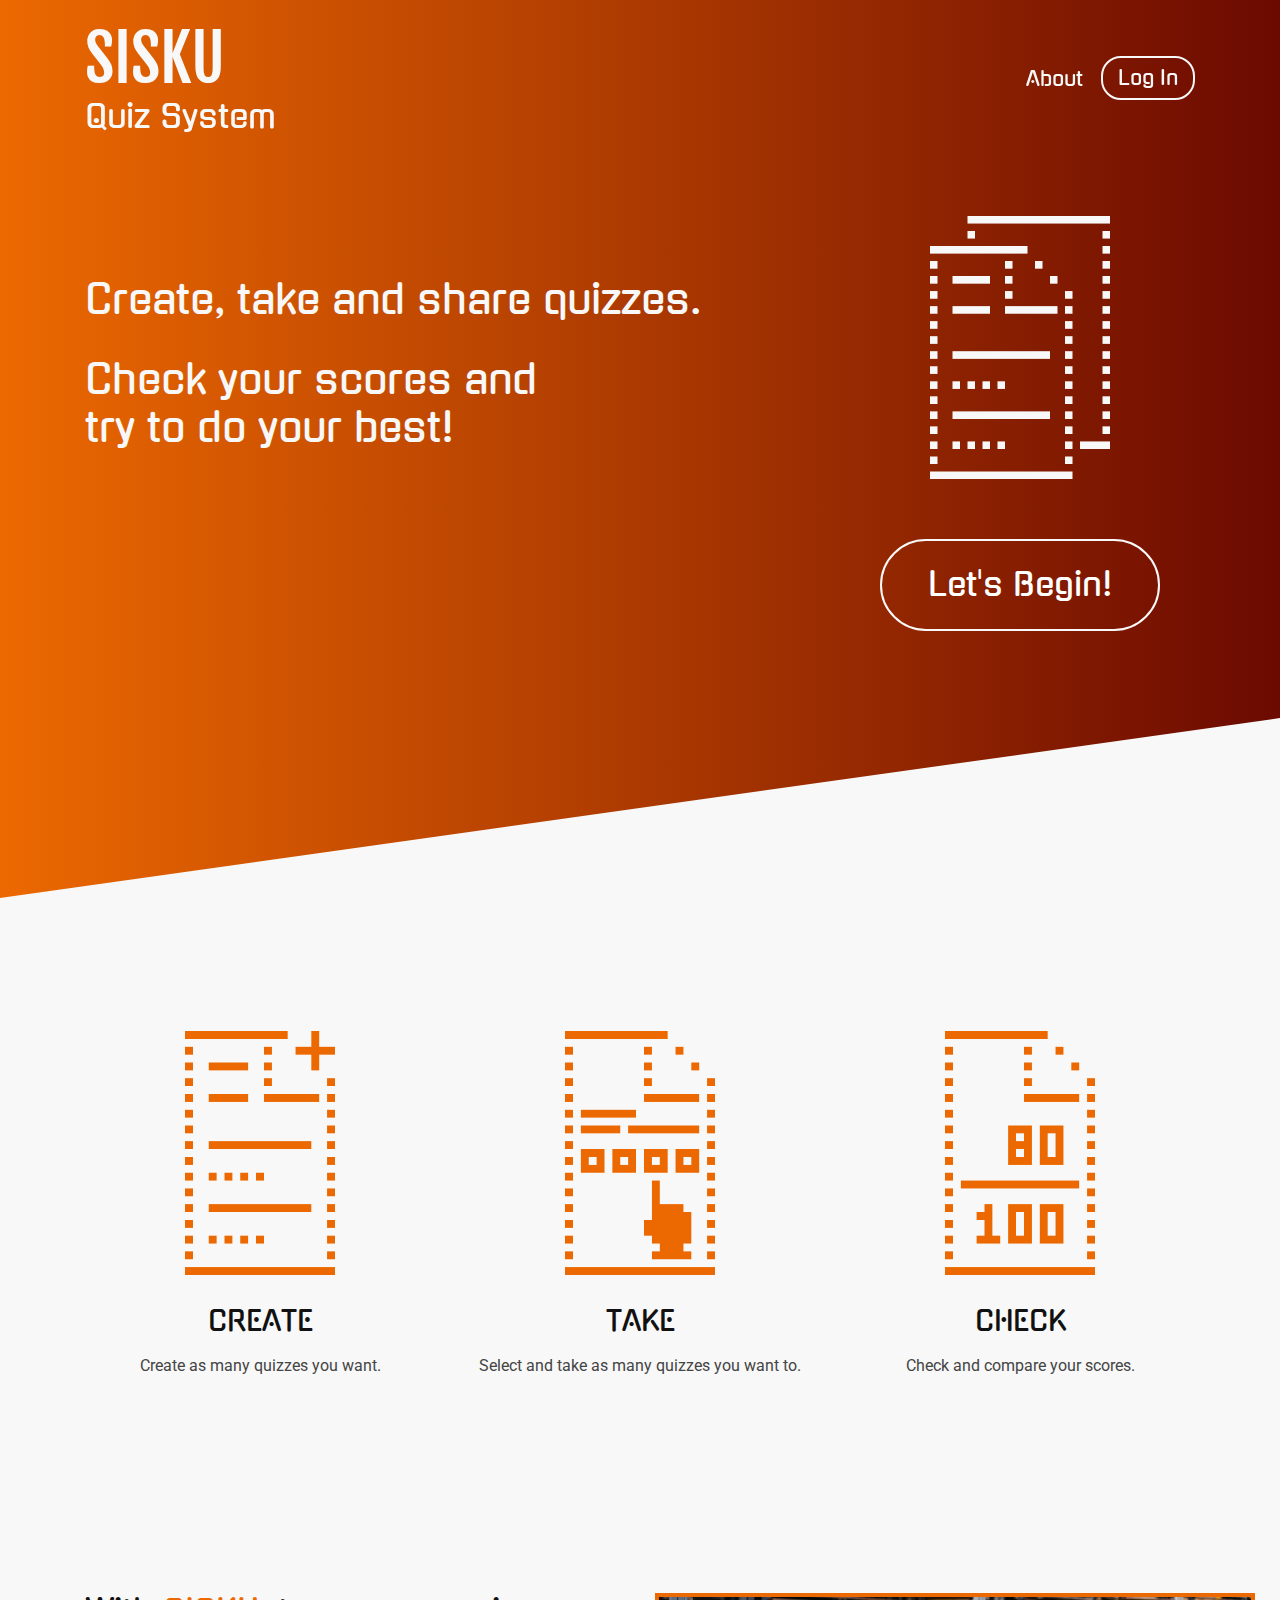
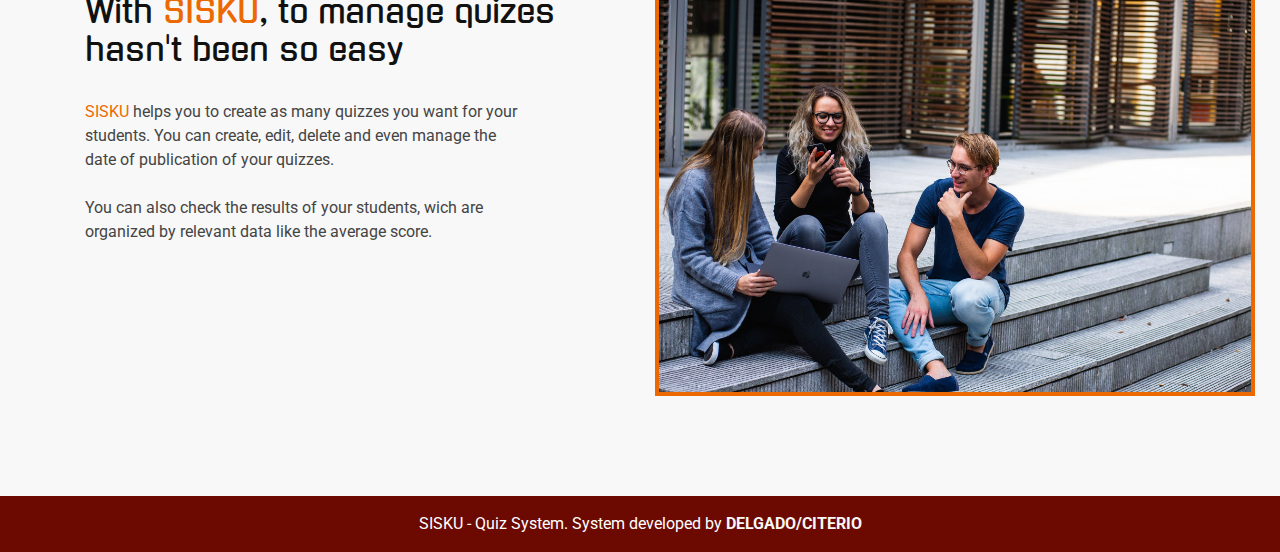
<file: index.html>
<!DOCTYPE html>
<html>

<head>
	<meta charset="utf-8">
	<meta name="viewport" content="width=device-width, initial-scale=1, shrink-to-fit=no">
	<meta http-equiv="X-UA-Compatible" content="IE=edge">
	<meta name="description" content="Questionaire System">
	<meta name="author" content="DELGADO/CITERIO">
	<title>SISKU - Quiz System</title>
    <link href="vendor/bootstrap/css/bootstrap.min.css" rel="stylesheet">
    <link href="css/scrolling-nav.css" rel="stylesheet">
    <link href="css/styles.css" rel="stylesheet">
    <link rel="stylesheet" href="https://use.fontawesome.com/releases/v5.6.3/css/all.css" integrity="sha384-UHRtZLI+pbxtHCWp1t77Bi1L4ZtiqrqD80Kn4Z8NTSRyMA2Fd33n5dQ8lWUE00s/" crossorigin="anonymous">
    <link href="https://fonts.googleapis.com/css?family=Fjalla+One" rel="stylesheet">
    <link href="https://fonts.googleapis.com/css?family=Gugi" rel="stylesheet">
    <link href="https://fonts.googleapis.com/css?family=Roboto" rel="stylesheet">
</head>

<body id="page-top">
	<nav class="navbar navbar-expand-lg navbar-light fixed-top" id="mainNav">
	  <div class="container">
	    <a class="navbar-brand js-scroll-trigger" href="#page-top">
	      <h1>SISKU</h1>
	      <h2>Quiz System <i class="far fa-circle"></i> <i class="far fa-circle"></i> <i class="far fa-circle"></i> <i class="far fa-check-circle"></i></h2>
	    </a>
	    <button class="navbar-toggler" type="button" data-toggle="collapse" data-target="#navbarResponsive" aria-controls="navbarResponsive" aria-expanded="false" aria-label="Toggle navigation">
	      <span class="navbar-toggler-icon"></span>
	    </button>
	    <div class="collapse navbar-collapse" id="navbarResponsive">
	      <ul class="navbar-nav ml-auto">
	        <li class="nav-item">
	          <a class="nav-link js-scroll-trigger" href="#about">About</a>
	        </li>
	        <li class="nav-item">
	          <a class="nav-link js-scroll-trigger login" href="login.html">Log In</a>
	        </li>
	      </ul>
	    </div>
	  </div>
	</nav>
	<header>
		<div class="colorBar">
		</div>
		<div class="container">
				<div class="row">
					<div class="col-12 col-lg-8 description">
						<h1>Create, take and share quizzes.</h1>
						<br>
						<h1>Check your scores and<br> try to do your best!</h1>
					</div>
					<div class="col-12 col-lg-4 image">
						<img src="./img/quiz-header.png" alt="Quiz Icon">
						<a href="login.html">Let's Begin!</a>
					</div>
				</div>
			</div>
	</header>
	<section id="about">
		<div class="container">
			<div class="row">
				<div class="col-12 col-md-4">
					<img src="./img/create.png" alt="Create Quiz">
					<h3>CREATE</h3>
					<p>Create as many quizzes you want.</p>
				</div>
				<div class="col-12 col-md-4">
					<img src="./img/take.png" alt="Take Quiz">
					<h3>TAKE</h3>
					<p>Select and take as many quizzes you want to.</p>
				</div>
				<div class="col-12 col-md-4">
					<img src="./img/check.png" alt="Check Quiz">
					<h3>CHECK</h3>
					<p>Check and compare your scores.</p>
				</div>
			</div>
		</div>
	</section>
	<section id="aboutMore">
		<div class="container">
			<div class="row">
				<div class="col-12 col-md-6">
					<h2>With <span>SISKU</span>, to manage quizes hasn't been so easy</h2>
					<p><span>SISKU</span> helps you to create as many quizzes you want for your students. You can create, edit, delete and even manage the date of publication of your quizzes.<br><br>
					You can also check the results of your students, wich are organized by relevant data like the average score.
					</p>
				</div>
				<div class="col-12 col-md-6">
					<img src="./img/students.jpeg" alt="Students">
				</div>
			</div>
		</div>
	</section>
	<footer>
      <div class="container">
        <p class="m-0 text-center text-white">SISKU - Quiz System. System developed by <a href="http://delgadociterio.com/" target="_blank">DELGADO/CITERIO</a></p>
      </div>
    </footer>
	<script
	  src="https://code.jquery.com/jquery-1.9.1.min.js"
	  integrity="sha256-wS9gmOZBqsqWxgIVgA8Y9WcQOa7PgSIX+rPA0VL2rbQ="
	  crossorigin="anonymous"></script>
	<script src="https://cdnjs.cloudflare.com/ajax/libs/popper.js/1.12.9/umd/popper.min.js" integrity="sha384-ApNbgh9B+Y1QKtv3Rn7W3mgPxhU9K/ScQsAP7hUibX39j7fakFPskvXusvfa0b4Q" crossorigin="anonymous"></script>
    <script src="vendor/jquery/jquery.min.js"></script>
    <script src="vendor/bootstrap/js/bootstrap.bundle.min.js"></script>
    <script src="vendor/jquery-easing/jquery.easing.min.js"></script>
    <script src="js/scrolling-nav.js"></script>
	<script src="./js/scroll.min.js"></script>
	<script src="js/sisku-quizzes.js"></script>
	<script src="js/sisku-users.js"></script>
	<script src="js/set-data.js"></script>
</body>

</html>
</file>
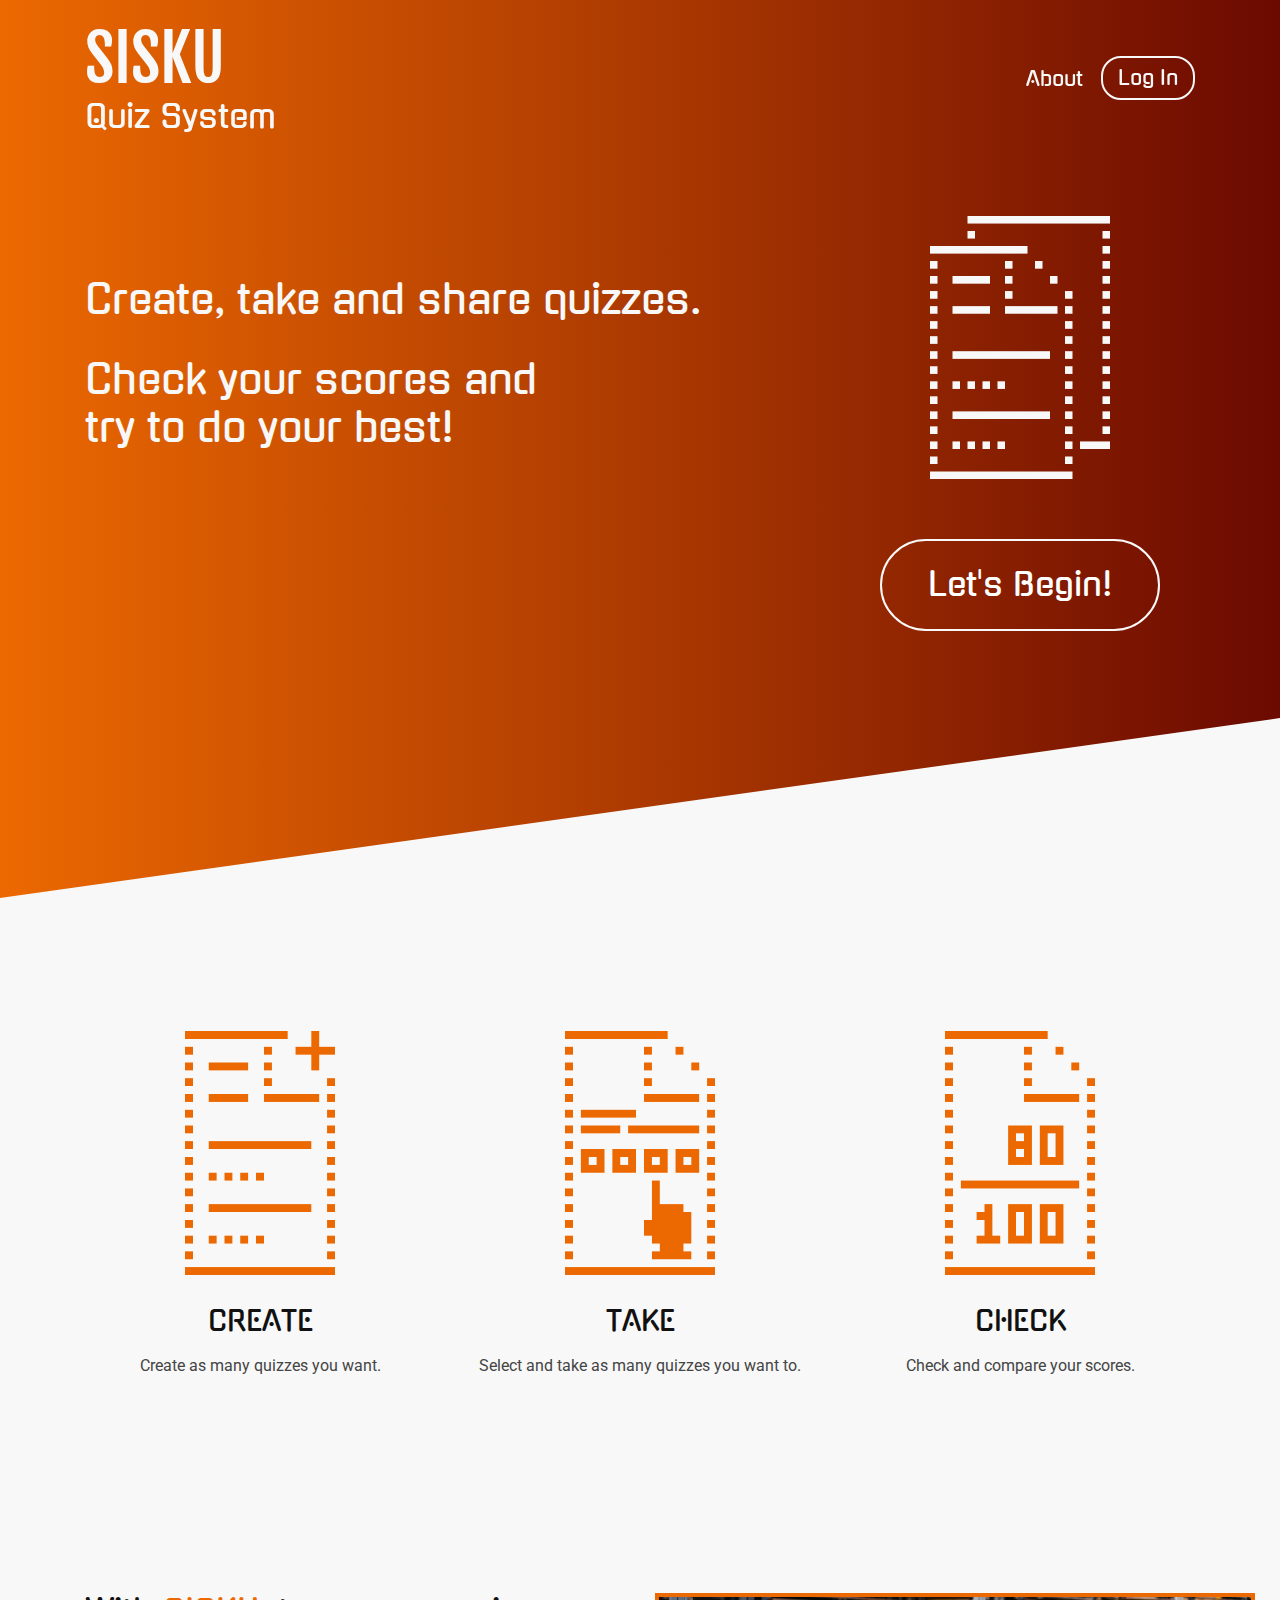
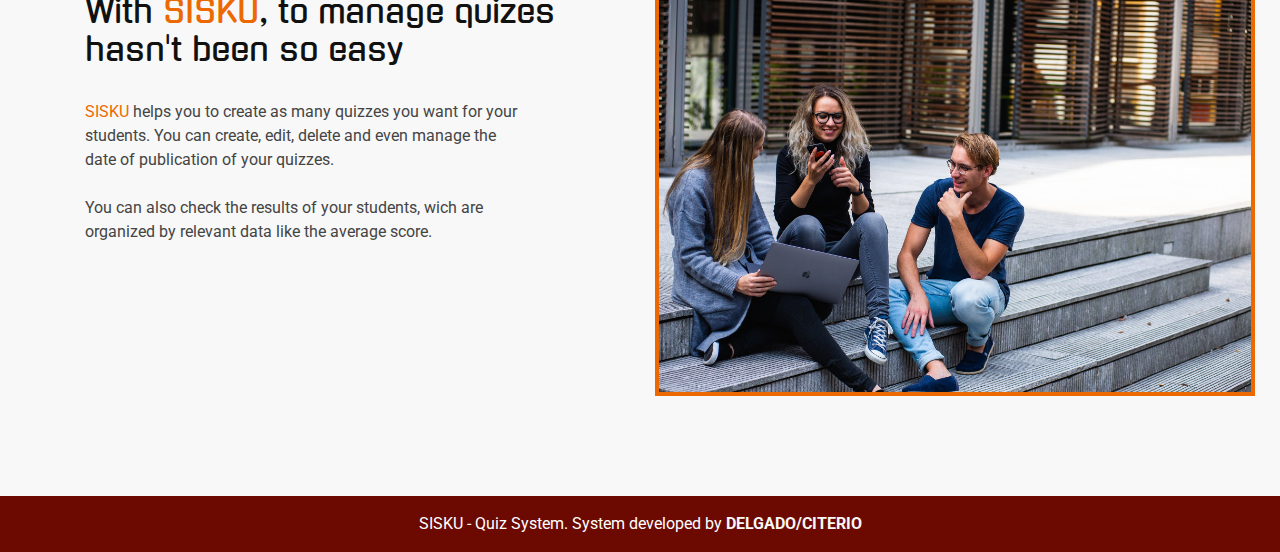
<file: create-quiz.html>
<!DOCTYPE html>
<html lang="en">

<head>
  <meta charset="utf-8">
  <meta name="viewport" content="width=device-width, initial-scale=1, shrink-to-fit=no">
  <meta http-equiv="X-UA-Compatible" content="IE=edge">
  <meta name="description" content="Questionaire System">
  <meta name="author" content="DELGADO/CITERIO">
  <title>SISKU - Quiz System</title>
  <link href="vendor/bootstrap/css/bootstrap.min.css" rel="stylesheet">
  <link href="vendor/datatables/dataTables.bootstrap4.min.css" rel="stylesheet">
  <link href="css/scrolling-nav.css" rel="stylesheet">
  <link href="css/sb-admin-2.min.css" rel="stylesheet">
  <link href="css/styles.css" rel="stylesheet">
  <link rel="stylesheet" href="https://use.fontawesome.com/releases/v5.6.3/css/all.css" integrity="sha384-UHRtZLI+pbxtHCWp1t77Bi1L4ZtiqrqD80Kn4Z8NTSRyMA2Fd33n5dQ8lWUE00s/" crossorigin="anonymous">
  <link href="https://fonts.googleapis.com/css?family=Fjalla+One" rel="stylesheet">
  <link href="https://fonts.googleapis.com/css?family=Gugi" rel="stylesheet">
  <link href="https://fonts.googleapis.com/css?family=Roboto" rel="stylesheet">
</head>

<body id="page-top">
  <div id="wrapper" class="system-base">
    <ul class="navbar-nav sidebar sidebar-dark accordion" id="accordionSidebar">
      <a class="sidebar-brand d-flex align-items-center justify-content-center" href="last-quizzes.html">
        <div class="sidebar-brand-icon">
          <img src="./img/sisku-main-icon.png" alt="SISKU - Quiz System">
        </div>
        <div class="sidebar-brand-text">SISKU</div>
      </a>
      <hr class="sidebar-divider my-0">
      <li class="nav-item">
        <a class="nav-link" href="last-quizzes.html">
          <i class="far fa-file"></i>
          <span>Last Quizzes</span>
        </a>
      </li>
      <li class="nav-item">
        <a class="nav-link" href="create-quiz.html">
          <i class="far fa-plus-square"></i>
          <span>Create a Quiz</span>
        </a>
      </li>
      <li class="nav-item">
        <a class="nav-link" href="my-quizzes.html">
          <i class="fas fa-archive"></i>
          <span>My Quizzes</span>
        </a>
      </li>
      <li class="nav-item">
        <a class="nav-link" href="my-profile.html">
          <i class="fas fa-user-circle"></i>
          <span>My Profile</span>
        </a>
      </li>
      <hr class="sidebar-divider d-none d-md-block">
      <div class="text-center d-none d-md-inline">
        <button class="rounded-circle border-0" id="sidebarToggle"></button>
      </div>
    </ul>
    <div id="content-wrapper" class="d-flex flex-column">
      <div id="content">
        <nav class="navbar navbar-expand navbar-light bg-white topbar mb-4 static-top shadow">
          <button id="sidebarToggleTop" class="btn btn-link d-md-none rounded-circle mr-3">
            <i class="fa fa-bars"></i>
          </button>
          <ul class="navbar-nav ml-auto">
            <li class="nav-item dropdown no-arrow">
              <a class="nav-link dropdown-toggle" href="#" id="userDropdown" role="button" data-toggle="dropdown" aria-haspopup="true" aria-expanded="false">
                <span id="siskuProfileName" class="profile-name mr-2 d-none d-lg-inline small"></span>
                <img id="siskuProfileImage" class="img-profile rounded-circle">
              </a>
              <div class="dropdown-menu dropdown-menu-right shadow animated--grow-in" aria-labelledby="userDropdown">
                <a class="dropdown-item" href="#">
                  <i class="fas fa-user fa-sm fa-fw mr-2 text-gray-400"></i>
                  Profile
                </a>
                <div class="dropdown-divider"></div>
                <a id="logOutSisku" class="dropdown-item" href="#" data-toggle="modal" data-target="#logoutModal">
                  <i class="fas fa-sign-out-alt fa-sm fa-fw mr-2 text-gray-400"></i>
                  Logout
                </a>
              </div>
            </li>
          </ul>
        </nav>
        <div class="container-fluid sisku-content create-edit-quiz">
          <h1 class="sectionTitle">Create a Quiz</h1>
          <div class="card shadow mb-4">
            <div class="card-body">
              <form id="siskuEditQuizForm">
                <div id="editQuizBase" class="row">
                  <div class="col-6">
                    <div class="card mb-4 card-create">
                      <div class="card-header">
                      Base Information
                      </div>
                      <div class="card-body">
                        <div class="form-group">
                          <label for="quizName">Quiz Name</label>
                          <input id="quizName" type="text" class="form-control" placeholder="Enter the name of your quiz">
                        </div>
                        <div class="form-group">
                          <label for="quizDescription">Description</label>
                          <input id="quizDescription" type="text" class="form-control" aria-describedby="emailHelp" placeholder="Enter a small description for your quiz">
                        </div>
                        <div class="form-group">
                          <label for="quizCategory">Select a Category</label>
                          <select id="quizCategory" class="form-control">
                            <option value="mathematics">Mathematics</option>
                            <option value="physics">Physics</option>
                            <option value="chemistry">Chemistry</option>
                            <option value="philosophy">Philosophy</option>
                            <option value="history">History</option>
                          </select>
                        </div>
                      </div>
                    </div>
                  </div>
                </div>
                <div class="row">
                  <div class="col-12">
                    <div class="card mb-4 card-create">
                      <div class="card-header">
                      Questions
                      </div>
                      <div class="card-body">
                        <div id="editQuizQuestions" class="container-fluid">
                        </div>
                      </div>
                    </div>
                  </div>
                </div>
                <div class="row sendButtons">
                  <div class="col-12">
                    <input id="cancelQuizChanges" class="btn btn-primary" type="submit" value="Cancel">
                    <input id="submitQuizChanges" class="btn btn-primary" type="submit" value="Save Quiz">
                    <input id="submitQuizPublish" class="btn btn-primary" type="submit">
                  </div>
                </div>
              </form>
            </div>
          </div>
        </div>
      </div>
      <footer class="sticky-footer bg-white">
        <div class="container my-auto">
          <div class="copyright text-center my-auto">
            <span>SISKU - Quiz System. System developed by <a href="http://delgadociterio.com/" target="_blank">DELGADO/CITERIO</a></span>
          </div>
        </div>
      </footer>
    </div>
  </div>
  <a class="scroll-to-top rounded" href="#page-top">
    <i class="fas fa-angle-up"></i>
  </a>
  <div class="modal fade" id="logoutModal" tabindex="-1" role="dialog" aria-labelledby="exampleModalLabel" aria-hidden="true">
    <div class="modal-dialog" role="document">
      <div class="modal-content">
        <div class="modal-header">
          <h5 class="modal-title" id="exampleModalLabel">Ready to Leave?</h5>
          <button class="close" type="button" data-dismiss="modal" aria-label="Close">
            <span aria-hidden="true">×</span>
          </button>
        </div>
        <div class="modal-body">Select "Logout" below if you are ready to end your current session.</div>
          <div class="modal-footer">
            <button class="btn btn-secondary" type="button" data-dismiss="modal">Cancel</button>
            <a class="btn btn-primary" href="login.html">Logout</a>
          </div>
        </div>
    </div>
  </div>
  <script src="vendor/jquery/jquery.min.js"></script>
  <script src="vendor/bootstrap/js/bootstrap.bundle.min.js"></script>
  <script src="vendor/jquery-easing/jquery.easing.min.js"></script>
  <script src="js/sb-admin-2.min.js"></script>
  <script src="vendor/datatables/jquery.dataTables.min.js"></script>
  <script src="vendor/datatables/dataTables.bootstrap4.min.js"></script>
  <script src="js/demo/datatables-demo.js"></script>
  <script src="js/check-user.js"></script>
  <script src="js/sisku-quizzes.js"></script>
  <script src="js/sisku-users.js"></script>
  <script src="js/set-data.js"></script>
  <script src="js/create-quiz.js"></script>
</body>

</html>
</file>
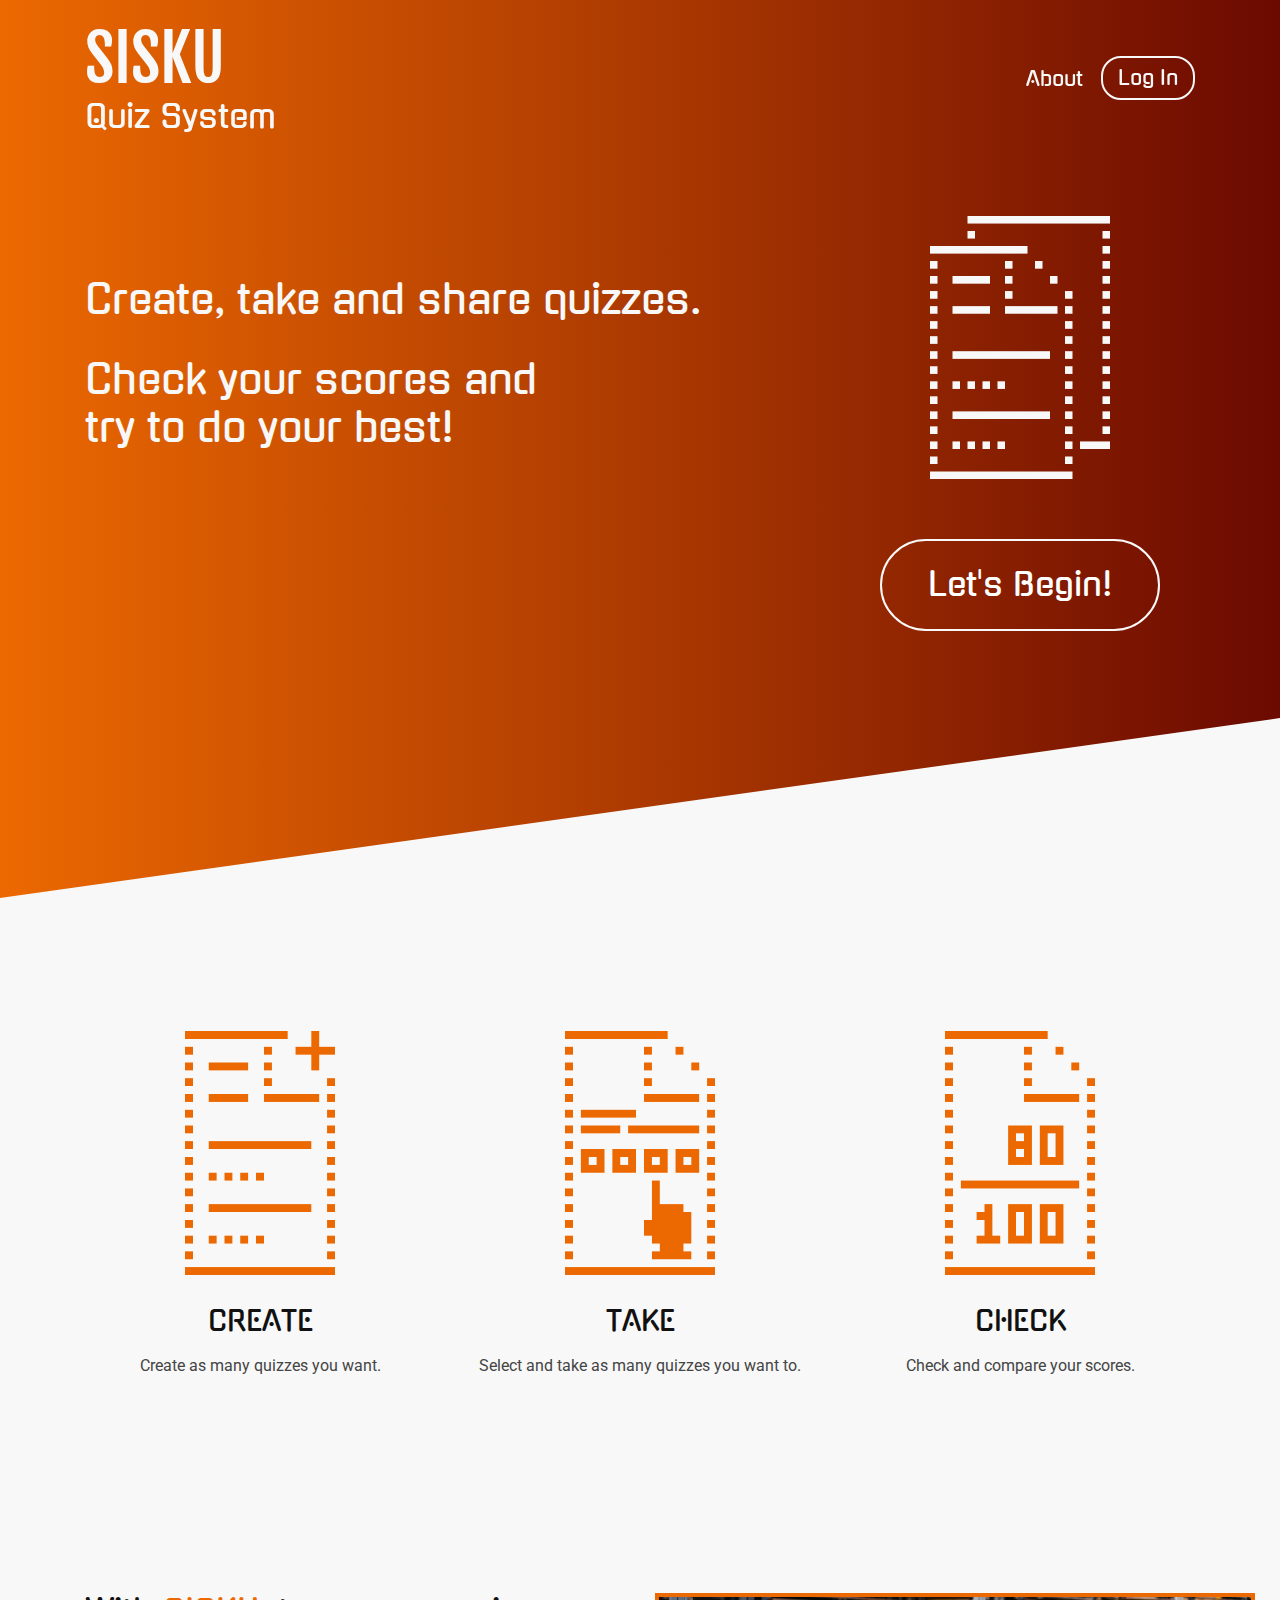
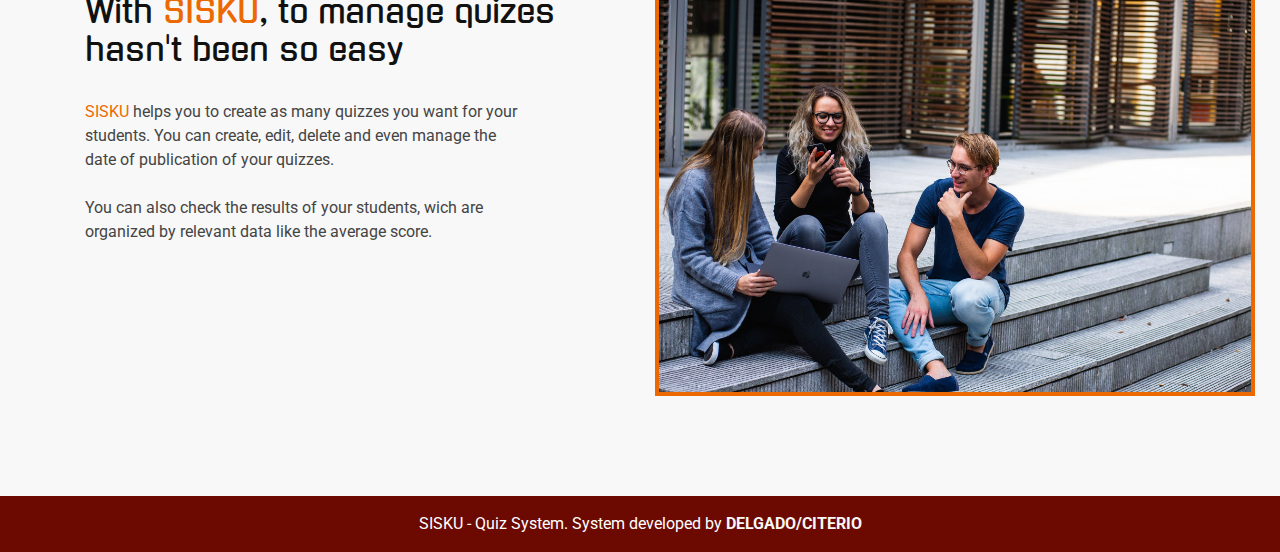
<file: edit-quiz.html>
<!DOCTYPE html>
<html lang="en">

<head>
  <meta charset="utf-8">
  <meta name="viewport" content="width=device-width, initial-scale=1, shrink-to-fit=no">
  <meta http-equiv="X-UA-Compatible" content="IE=edge">
  <meta name="description" content="Questionaire System">
  <meta name="author" content="DELGADO/CITERIO">
  <title>SISKU - Quiz System</title>
  <link href="vendor/bootstrap/css/bootstrap.min.css" rel="stylesheet">
  <link href="vendor/datatables/dataTables.bootstrap4.min.css" rel="stylesheet">
  <link href="css/scrolling-nav.css" rel="stylesheet">
  <link href="css/sb-admin-2.min.css" rel="stylesheet">
  <link href="css/styles.css" rel="stylesheet">
  <link rel="stylesheet" href="https://use.fontawesome.com/releases/v5.6.3/css/all.css" integrity="sha384-UHRtZLI+pbxtHCWp1t77Bi1L4ZtiqrqD80Kn4Z8NTSRyMA2Fd33n5dQ8lWUE00s/" crossorigin="anonymous">
  <link href="https://fonts.googleapis.com/css?family=Fjalla+One" rel="stylesheet">
  <link href="https://fonts.googleapis.com/css?family=Gugi" rel="stylesheet">
  <link href="https://fonts.googleapis.com/css?family=Roboto" rel="stylesheet">
</head>

<body id="page-top">
  <div id="wrapper" class="system-base">
    <ul class="navbar-nav sidebar sidebar-dark accordion" id="accordionSidebar">
      <a class="sidebar-brand d-flex align-items-center justify-content-center" href="last-quizzes.html">
        <div class="sidebar-brand-icon">
          <img src="./img/sisku-main-icon.png" alt="SISKU - Quiz System">
        </div>
        <div class="sidebar-brand-text">SISKU</div>
      </a>
      <hr class="sidebar-divider my-0">
      <li class="nav-item">
        <a class="nav-link" href="last-quizzes.html">
          <i class="far fa-file"></i>
          <span>Last Quizzes</span>
        </a>
      </li>
      <li class="nav-item">
        <a class="nav-link" href="create-quiz.html">
          <i class="far fa-plus-square"></i>
          <span>Create a Quiz</span>
        </a>
      </li>
      <li class="nav-item">
        <a class="nav-link" href="my-quizzes.html">
          <i class="fas fa-archive"></i>
          <span>My Quizzes</span>
        </a>
      </li>
      <li class="nav-item">
        <a class="nav-link" href="my-profile.html">
          <i class="fas fa-user-circle"></i>
          <span>My Profile</span>
        </a>
      </li>
      <hr class="sidebar-divider d-none d-md-block">
      <div class="text-center d-none d-md-inline">
        <button class="rounded-circle border-0" id="sidebarToggle"></button>
      </div>
    </ul>
    <div id="content-wrapper" class="d-flex flex-column">
      <div id="content">
        <nav class="navbar navbar-expand navbar-light bg-white topbar mb-4 static-top shadow">
          <button id="sidebarToggleTop" class="btn btn-link d-md-none rounded-circle mr-3">
            <i class="fa fa-bars"></i>
          </button>
          <ul class="navbar-nav ml-auto">
            <li class="nav-item dropdown no-arrow">
              <a class="nav-link dropdown-toggle" href="#" id="userDropdown" role="button" data-toggle="dropdown" aria-haspopup="true" aria-expanded="false">
                <span id="siskuProfileName" class="profile-name mr-2 d-none d-lg-inline small"></span>
                <img id="siskuProfileImage" class="img-profile rounded-circle">
              </a>
              <div class="dropdown-menu dropdown-menu-right shadow animated--grow-in" aria-labelledby="userDropdown">
                <a class="dropdown-item" href="#">
                  <i class="fas fa-user fa-sm fa-fw mr-2 text-gray-400"></i>
                  Profile
                </a>
                <div class="dropdown-divider"></div>
                <a id="logOutSisku" class="dropdown-item" href="#" data-toggle="modal" data-target="#logoutModal">
                  <i class="fas fa-sign-out-alt fa-sm fa-fw mr-2 text-gray-400"></i>
                  Logout
                </a>
              </div>
            </li>
          </ul>
        </nav>
        <div class="container-fluid sisku-content create-edit-quiz">
          <h1 class="sectionTitle">Edit Quiz</h1>
          <div class="card shadow mb-4">
            <div class="card-body">
              <form id="siskuEditQuizForm">
                <div id="editQuizBase" class="row">
                  <div class="col-6">
                    <div class="card mb-4 card-create">
                      <div class="card-header">
                      Base Information
                      </div>
                      <div class="card-body">
                        <div class="form-group">
                          <label for="quizName">Quiz Name</label>
                          <input id="quizName" type="text" class="form-control" placeholder="Enter the name of your quiz">
                        </div>
                        <div class="form-group">
                          <label for="quizDescription">Description</label>
                          <input id="quizDescription" type="text" class="form-control" aria-describedby="emailHelp" placeholder="Enter a small description for your quiz">
                        </div>
                        <div class="form-group">
                          <label for="quizCategory">Select a Category</label>
                          <select id="quizCategory" class="form-control">
                          </select>
                        </div>
                      </div>
                    </div>
                  </div>
                </div>
                <div class="row">
                  <div class="col-12">
                    <div class="card mb-4 card-create">
                      <div class="card-header">
                      Questions
                      </div>
                      <div class="card-body">
                        <div id="editQuizQuestions" class="container-fluid">
                        </div>
                      </div>
                    </div>
                  </div>
                </div>
                <div class="row sendButtons">
                  <div class="col-12">
                    <input id="cancelQuizChanges" class="btn btn-primary" type="submit" value="Cancel">
                    <input id="submitQuizChanges" class="btn btn-primary" type="submit" value="Save Quiz">
                    <input id="submitQuizPublish" class="btn btn-primary" type="submit">
                  </div>
                </div>
              </form>
            </div>
          </div>
        </div>
      </div>
      <footer class="sticky-footer bg-white">
        <div class="container my-auto">
          <div class="copyright text-center my-auto">
            <span>SISKU - Quiz System. System developed by <a href="http://delgadociterio.com/" target="_blank">DELGADO/CITERIO</a></span>
          </div>
        </div>
      </footer>
    </div>
  </div>
  <a class="scroll-to-top rounded" href="#page-top">
    <i class="fas fa-angle-up"></i>
  </a>
  <div class="modal fade" id="logoutModal" tabindex="-1" role="dialog" aria-labelledby="exampleModalLabel" aria-hidden="true">
    <div class="modal-dialog" role="document">
      <div class="modal-content">
        <div class="modal-header">
          <h5 class="modal-title" id="exampleModalLabel">Ready to Leave?</h5>
          <button class="close" type="button" data-dismiss="modal" aria-label="Close">
            <span aria-hidden="true">×</span>
          </button>
        </div>
        <div class="modal-body">Select "Logout" below if you are ready to end your current session.</div>
          <div class="modal-footer">
            <button class="btn btn-secondary" type="button" data-dismiss="modal">Cancel</button>
            <a class="btn btn-primary" href="login.html">Logout</a>
          </div>
        </div>
    </div>
  </div>
  <script src="vendor/jquery/jquery.min.js"></script>
  <script src="vendor/bootstrap/js/bootstrap.bundle.min.js"></script>
  <script src="vendor/jquery-easing/jquery.easing.min.js"></script>
  <script src="js/sb-admin-2.min.js"></script>
  <script src="vendor/datatables/jquery.dataTables.min.js"></script>
  <script src="vendor/datatables/dataTables.bootstrap4.min.js"></script>
  <script src="js/demo/datatables-demo.js"></script>
  <script src="js/check-user.js"></script>
  <script src="js/sisku-quizzes.js"></script>
  <script src="js/sisku-users.js"></script>
  <script src="js/set-data.js"></script>
  <script src="js/edit-quiz.js"></script>
</body>

</html>
</file>
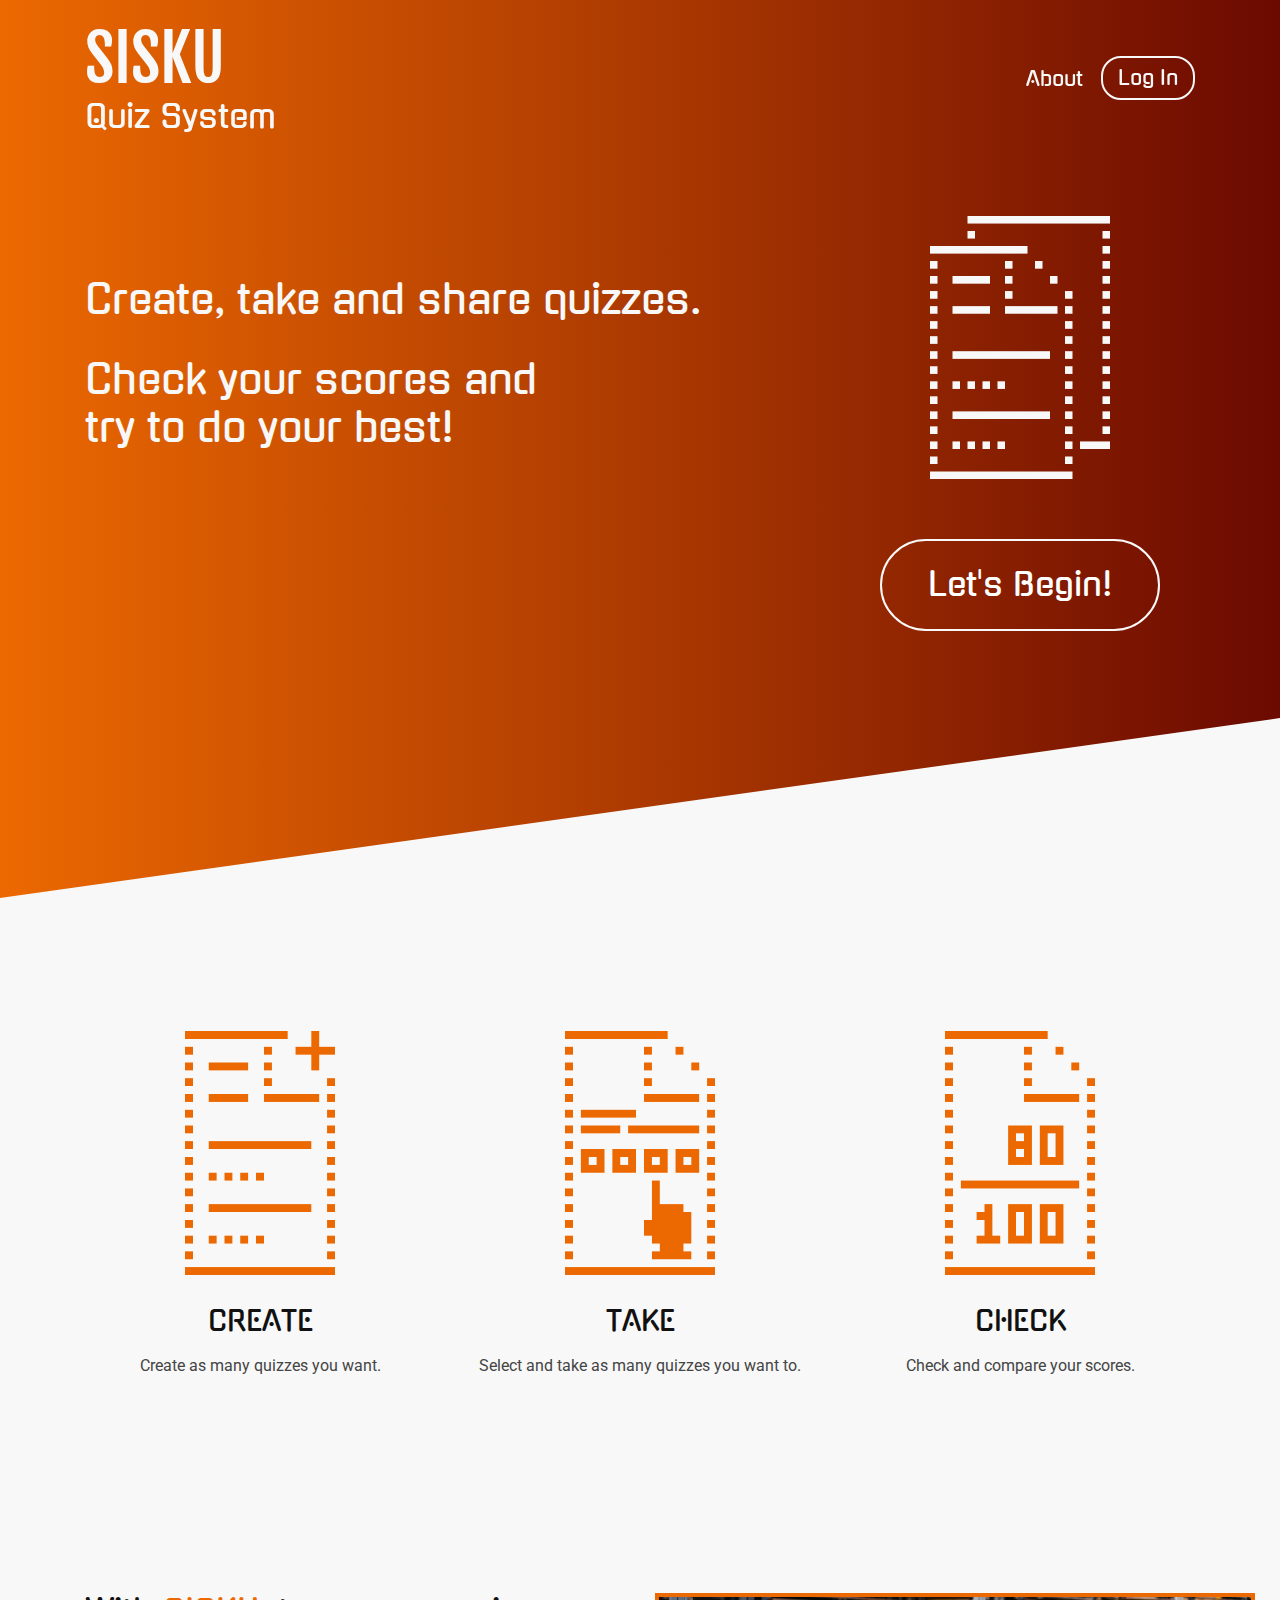
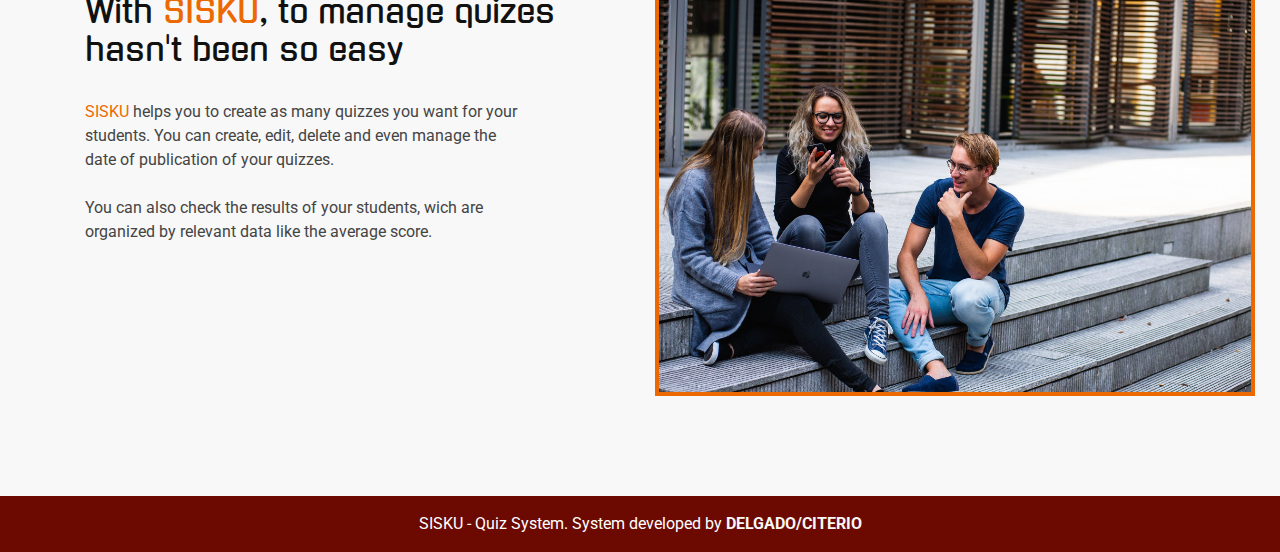
<file: end-quiz.html>
<!DOCTYPE html>
<html lang="en">

<head>
  <meta charset="utf-8">
  <meta name="viewport" content="width=device-width, initial-scale=1, shrink-to-fit=no">
  <meta http-equiv="X-UA-Compatible" content="IE=edge">
  <meta name="description" content="Questionaire System">
  <meta name="author" content="DELGADO/CITERIO">
  <title>SISKU - Quiz System</title>
  <link href="vendor/bootstrap/css/bootstrap.min.css" rel="stylesheet">
  <link href="vendor/datatables/dataTables.bootstrap4.min.css" rel="stylesheet">
  <link href="css/scrolling-nav.css" rel="stylesheet">
  <link href="css/sb-admin-2.min.css" rel="stylesheet">
  <link href="css/styles.css" rel="stylesheet">
  <link rel="stylesheet" href="https://use.fontawesome.com/releases/v5.6.3/css/all.css" integrity="sha384-UHRtZLI+pbxtHCWp1t77Bi1L4ZtiqrqD80Kn4Z8NTSRyMA2Fd33n5dQ8lWUE00s/" crossorigin="anonymous">
  <link href="https://fonts.googleapis.com/css?family=Fjalla+One" rel="stylesheet">
  <link href="https://fonts.googleapis.com/css?family=Gugi" rel="stylesheet">
  <link href="https://fonts.googleapis.com/css?family=Roboto" rel="stylesheet">
</head>

<body id="page-top">
  <div id="wrapper" class="system-base">
    <ul class="navbar-nav sidebar sidebar-dark accordion" id="accordionSidebar">
      <a class="sidebar-brand d-flex align-items-center justify-content-center" href="last-quizzes.html">
        <div class="sidebar-brand-icon">
          <img src="./img/sisku-main-icon.png" alt="SISKU - Quiz System">
        </div>
        <div class="sidebar-brand-text">SISKU</div>
      </a>
      <hr class="sidebar-divider my-0">
      <li class="nav-item">
        <a class="nav-link" href="last-quizzes.html">
          <i class="far fa-file"></i>
          <span>Last Quizzes</span>
        </a>
      </li>
      <li class="nav-item">
        <a class="nav-link" href="create-quiz.html">
          <i class="far fa-plus-square"></i>
          <span>Create a Quiz</span>
        </a>
      </li>
      <li class="nav-item">
        <a class="nav-link" href="my-quizzes.html">
          <i class="fas fa-archive"></i>
          <span>My Quizzes</span>
        </a>
      </li>
      <li class="nav-item">
        <a class="nav-link" href="my-profile.html">
          <i class="fas fa-user-circle"></i>
          <span>My Profile</span>
        </a>
      </li>
      <hr class="sidebar-divider d-none d-md-block">
      <div class="text-center d-none d-md-inline">
        <button class="rounded-circle border-0" id="sidebarToggle"></button>
      </div>
    </ul>
    <div id="content-wrapper" class="d-flex flex-column">
      <div id="content">
        <nav class="navbar navbar-expand navbar-light bg-white topbar mb-4 static-top shadow">
          <button id="sidebarToggleTop" class="btn btn-link d-md-none rounded-circle mr-3">
            <i class="fa fa-bars"></i>
          </button>
          <ul class="navbar-nav ml-auto">
            <li class="nav-item dropdown no-arrow">
              <a class="nav-link dropdown-toggle" href="#" id="userDropdown" role="button" data-toggle="dropdown" aria-haspopup="true" aria-expanded="false">
                <span id="siskuProfileName" class="profile-name mr-2 d-none d-lg-inline small"></span>
                <img id="siskuProfileImage" class="img-profile rounded-circle">
              </a>
              <div class="dropdown-menu dropdown-menu-right shadow animated--grow-in" aria-labelledby="userDropdown">
                <a class="dropdown-item" href="#">
                  <i class="fas fa-user fa-sm fa-fw mr-2 text-gray-400"></i>
                  Profile
                </a>
                <div class="dropdown-divider"></div>
                <a id="logOutSisku" class="dropdown-item" href="#" data-toggle="modal" data-target="#logoutModal">
                  <i class="fas fa-sign-out-alt fa-sm fa-fw mr-2 text-gray-400"></i>
                  Logout
                </a>
              </div>
            </li>
          </ul>
        </nav>
        <div class="container-fluid sisku-content create-edit-quiz">
          <h1 class="sectionTitle">Quiz Finished</h1>
          <div class="card shadow mb-4">
            <div class="card-body">
              <div class="container-fluid quiz-content">
                <div class="row">
                  <div class="col-6">
                    <h2 id="siskuQuizTitle" class="quiz-title"></h2>
                    <h5>By: <span id="siskuQuizAuthor"></span></h5>
                    <h5>Category: <span id="siskuQuizCategory"></span></h5>
                    <p id="siskuQuizDescription" class="description">
                    </p>
                  </div>
                  <div class="col-6">
                    <div class="card-body">
                        <ul class="profile-stats list-group">
                          <li class="list-group-item">Attempts: <span id="yourAttempts"></span></li>
                          <li class="list-group-item">Your Best Score: <span id="yourBestScore"></span></li>
                          <li class="list-group-item">Average Score: <span id="averageScore"></span></li>
                          <li class="list-group-item">Best Score by: <span id="bestScoreBy"></span></li>
                          <li class="list-group-item">Best Score: <span id="bestScore"></span></li>
                        </ul>
                      </div>
                  </div>
                </div>
                <div class="row">
                  <div class="col-12">
                    <div class="finish-message">
                      <h2>Quiz Finished</h2>
                      <h3>You have <span id="approvedFailed"></span> the quiz</h3>
                      <h3>Your Score:</h3>
                      <h4>
                        <span id="userScore"></span> / 
                        <span id="quizTotal"></span>
                      </h4>
                    </div>
                    <a id="tryAgainButton" class="sisku-btn start-quiz end-quiz try-again" >Try Again</a>
                    <a id="moreQuizzesButton" class="sisku-btn start-quiz end-quiz more-quizzes" href="last-quizzes.html">More Quizzes</a>
                  </div>
                </div>
              </div>
            </div>
          </div>
        </div>
      </div>
      <footer class="sticky-footer bg-white">
        <div class="container my-auto">
          <div class="copyright text-center my-auto">
            <span>SISKU - Quiz System. System developed by <a href="http://delgadociterio.com/" target="_blank">DELGADO/CITERIO</a></span>
          </div>
        </div>
      </footer>
    </div>
  </div>
  <a class="scroll-to-top rounded" href="#page-top">
    <i class="fas fa-angle-up"></i>
  </a>
  <div class="modal fade" id="logoutModal" tabindex="-1" role="dialog" aria-labelledby="exampleModalLabel" aria-hidden="true">
    <div class="modal-dialog" role="document">
      <div class="modal-content">
        <div class="modal-header">
          <h5 class="modal-title" id="exampleModalLabel">Ready to Leave?</h5>
          <button class="close" type="button" data-dismiss="modal" aria-label="Close">
            <span aria-hidden="true">×</span>
          </button>
        </div>
        <div class="modal-body">Select "Logout" below if you are ready to end your current session.</div>
          <div class="modal-footer">
            <button class="btn btn-secondary" type="button" data-dismiss="modal">Cancel</button>
            <a class="btn btn-primary" href="login.html">Logout</a>
          </div>
        </div>
    </div>
  </div>
  <script src="vendor/jquery/jquery.min.js"></script>
  <script src="vendor/bootstrap/js/bootstrap.bundle.min.js"></script>
  <script src="vendor/jquery-easing/jquery.easing.min.js"></script>
  <script src="js/sb-admin-2.min.js"></script>
  <script src="vendor/datatables/jquery.dataTables.min.js"></script>
  <script src="vendor/datatables/dataTables.bootstrap4.min.js"></script>
  <script src="js/demo/datatables-demo.js"></script>
  <script src="js/check-user.js"></script>
  <script src="js/sisku-quizzes.js"></script>
  <script src="js/sisku-users.js"></script>
  <script src="js/set-data.js"></script>
  <script src="js/end-quiz.js"></script>
</body>

</html>
</file>
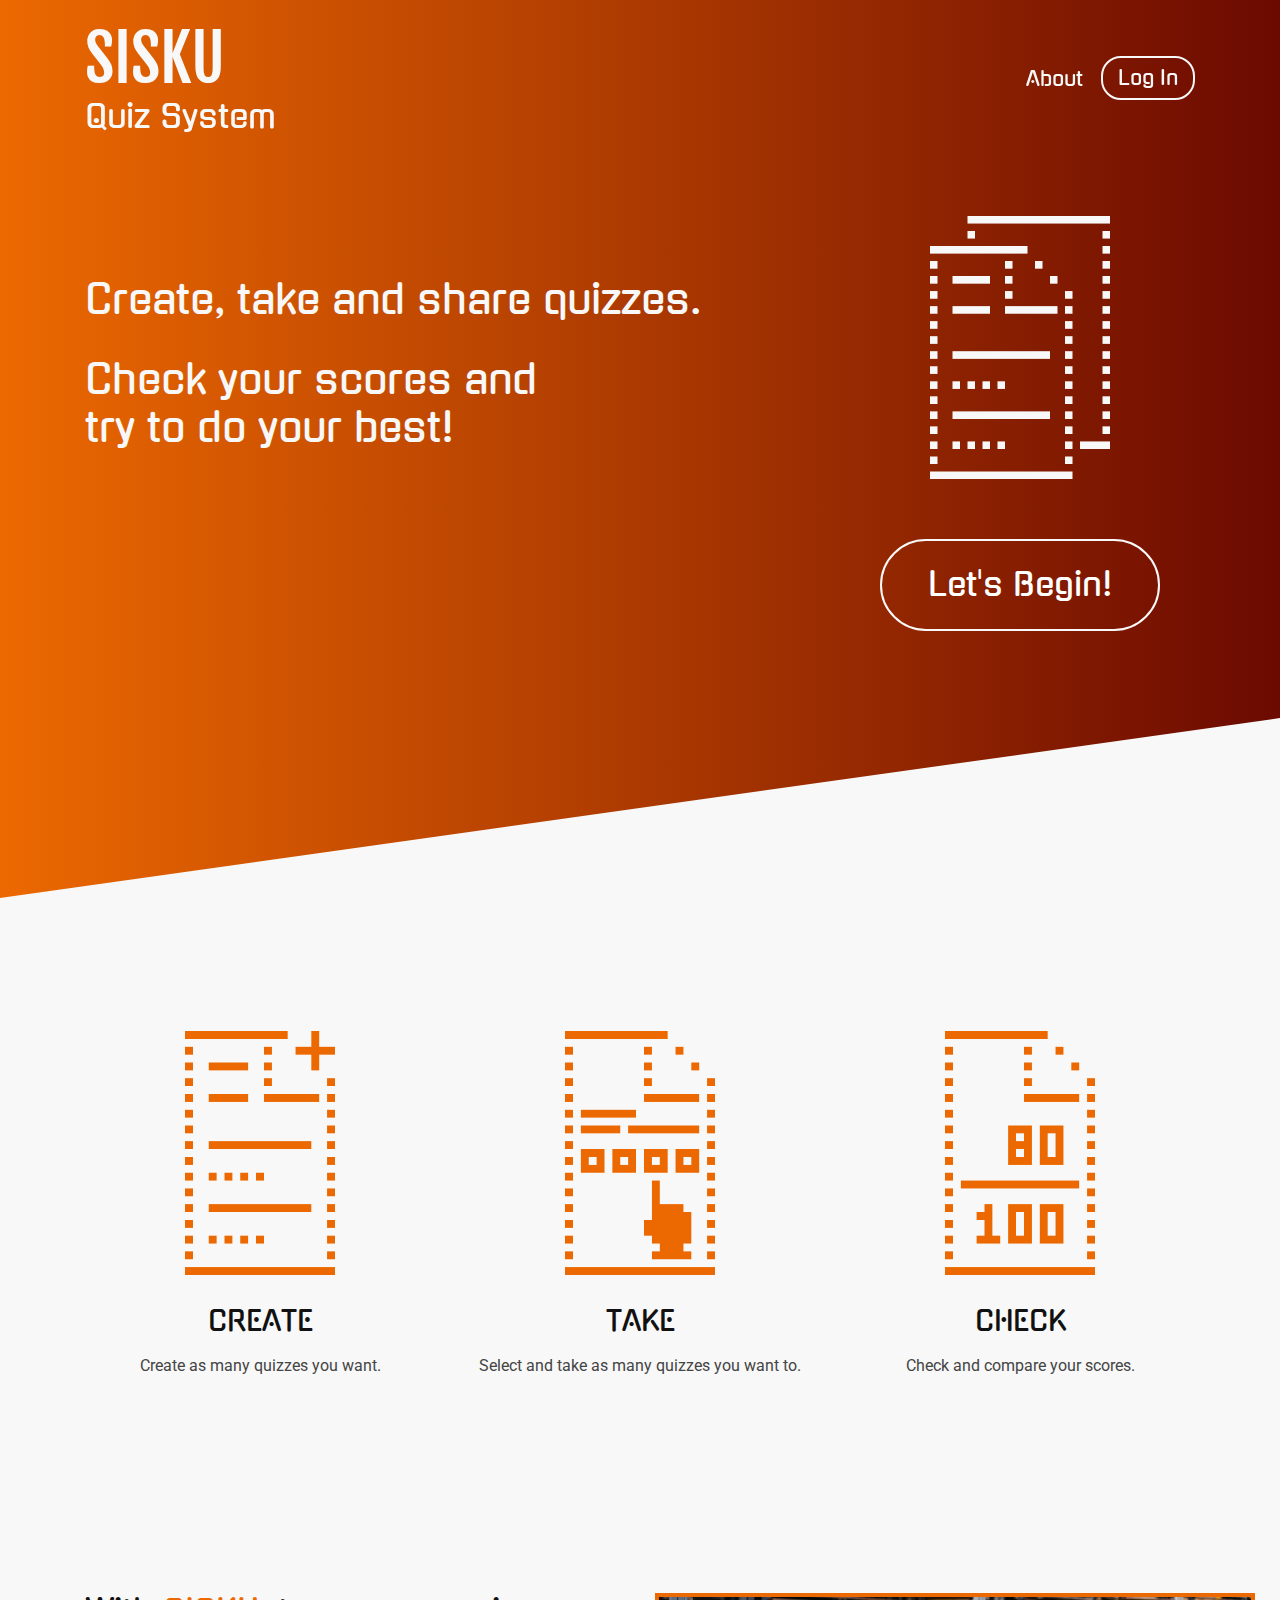
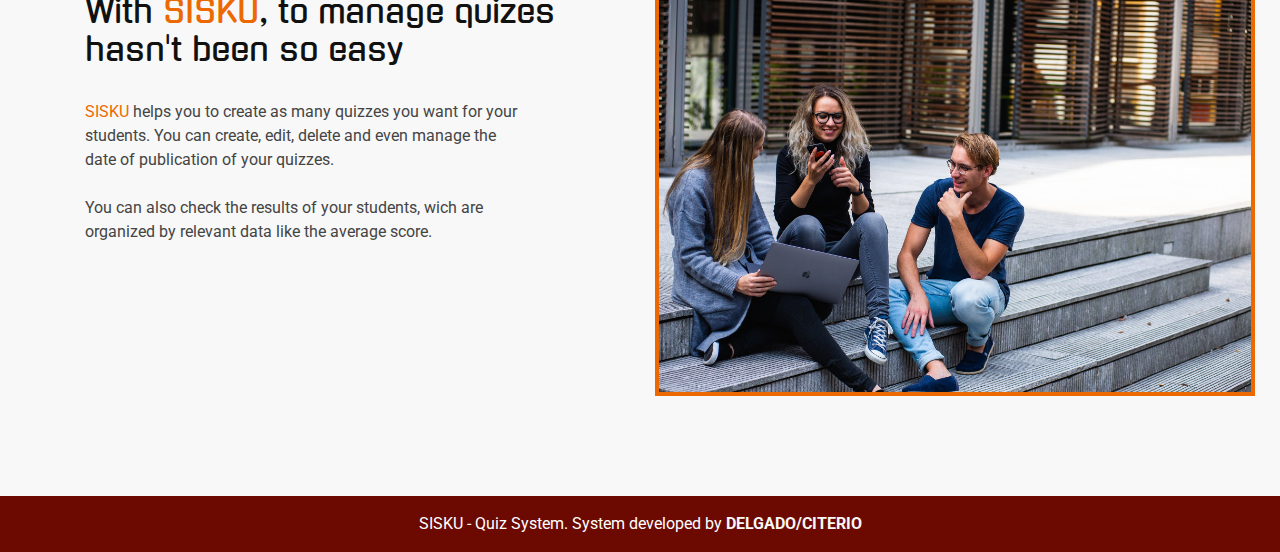
<file: last-quizzes.html>
<!DOCTYPE html>
<html lang="en">

<head>
  <meta charset="utf-8">
  <meta name="viewport" content="width=device-width, initial-scale=1, shrink-to-fit=no">
  <meta http-equiv="X-UA-Compatible" content="IE=edge">
  <meta name="description" content="Questionaire System">
  <meta name="author" content="DELGADO/CITERIO">
  <title>SISKU - Quiz System</title>
  <link href="vendor/bootstrap/css/bootstrap.min.css" rel="stylesheet">
  <link href="vendor/datatables/dataTables.bootstrap4.min.css" rel="stylesheet">
  <link href="css/scrolling-nav.css" rel="stylesheet">
  <link href="css/sb-admin-2.min.css" rel="stylesheet">
  <link href="css/styles.css" rel="stylesheet">
  <link rel="stylesheet" href="https://use.fontawesome.com/releases/v5.6.3/css/all.css" integrity="sha384-UHRtZLI+pbxtHCWp1t77Bi1L4ZtiqrqD80Kn4Z8NTSRyMA2Fd33n5dQ8lWUE00s/" crossorigin="anonymous">
  <link href="https://fonts.googleapis.com/css?family=Fjalla+One" rel="stylesheet">
  <link href="https://fonts.googleapis.com/css?family=Gugi" rel="stylesheet">
  <link href="https://fonts.googleapis.com/css?family=Roboto" rel="stylesheet">
</head>

<body id="page-top">
  <div id="wrapper" class="system-base">
    <ul class="navbar-nav sidebar sidebar-dark accordion" id="accordionSidebar">
      <a class="sidebar-brand d-flex align-items-center justify-content-center" href="last-quizzes.html">
        <div class="sidebar-brand-icon">
          <img src="./img/sisku-main-icon.png" alt="SISKU - Quiz System">
        </div>
        <div class="sidebar-brand-text">SISKU</div>
      </a>
      <hr class="sidebar-divider my-0">
      <li class="nav-item">
        <a class="nav-link" href="last-quizzes.html">
          <i class="far fa-file"></i>
          <span>Last Quizzes</span>
        </a>
      </li>
      <li class="nav-item">
        <a class="nav-link" href="create-quiz.html">
          <i class="far fa-plus-square"></i>
          <span>Create a Quiz</span>
        </a>
      </li>
      <li class="nav-item">
        <a class="nav-link" href="my-quizzes.html">
          <i class="fas fa-archive"></i>
          <span>My Quizzes</span>
        </a>
      </li>
      <li class="nav-item">
        <a class="nav-link" href="my-profile.html">
          <i class="fas fa-user-circle"></i>
          <span>My Profile</span>
        </a>
      </li>
      <hr class="sidebar-divider d-none d-md-block">
      <div class="text-center d-none d-md-inline">
        <button class="rounded-circle border-0" id="sidebarToggle"></button>
      </div>
    </ul>
    <div id="content-wrapper" class="d-flex flex-column">
      <div id="content">
        <nav class="navbar navbar-expand navbar-light bg-white topbar mb-4 static-top shadow">
          <button id="sidebarToggleTop" class="btn btn-link d-md-none rounded-circle mr-3">
            <i class="fa fa-bars"></i>
          </button>
          <ul class="navbar-nav ml-auto">
            <li class="nav-item dropdown no-arrow">
              <a class="nav-link dropdown-toggle" href="#" id="userDropdown" role="button" data-toggle="dropdown" aria-haspopup="true" aria-expanded="false">
                <span id="siskuProfileName" class="profile-name mr-2 d-none d-lg-inline small"></span>
                <img id="siskuProfileImage" class="img-profile rounded-circle">
              </a>
              <div class="dropdown-menu dropdown-menu-right shadow animated--grow-in" aria-labelledby="userDropdown">
                <a class="dropdown-item" href="my-profile.html">
                  <i class="fas fa-user fa-sm fa-fw mr-2 text-gray-400"></i>
                  Profile
                </a>
                <div class="dropdown-divider"></div>
                <a id="logOutSisku" class="dropdown-item" href="#" data-toggle="modal" data-target="#logoutModal">
                  <i class="fas fa-sign-out-alt fa-sm fa-fw mr-2 text-gray-400"></i>
                  Logout
                </a>
              </div>
            </li>
          </ul>
        </nav>
        <div class="container-fluid sisku-content">
          <h1 class="sectionTitle">Last Quizzes</h1>
          <div class="card shadow mb-4">
            <div class="card-body">
              <div class="table-responsive">
                <table class="table table-bordered" id="dataTable" width="100%" cellspacing="0">
                  <thead>
                    <tr>
                      <th class="courseName">Name</th>
                      <th>Category</th>
                      <th>Author</th>
                      <th class="noSort">Your Last Try</th>
                      <th class="noSort"></th>
                    </tr>
                  </thead>
                  <tbody id="siskuLastQuizzes">
                  </tbody>
                </table>
              </div>
            </div>
          </div>
        </div>
      </div>
      <footer class="sticky-footer bg-white">
        <div class="container my-auto">
          <div class="copyright text-center my-auto">
            <span>SISKU - Quiz System. System developed by <a href="http://delgadociterio.com/" target="_blank">DELGADO/CITERIO</a></span>
          </div>
        </div>
      </footer>
    </div>
  </div>
  <a class="scroll-to-top rounded" href="#page-top">
    <i class="fas fa-angle-up"></i>
  </a>
  <div class="modal fade" id="logoutModal" tabindex="-1" role="dialog" aria-labelledby="exampleModalLabel" aria-hidden="true">
    <div class="modal-dialog" role="document">
      <div class="modal-content">
        <div class="modal-header">
          <h5 class="modal-title" id="exampleModalLabel">Ready to Leave?</h5>
          <button class="close" type="button" data-dismiss="modal" aria-label="Close">
            <span aria-hidden="true">×</span>
          </button>
        </div>
        <div class="modal-body">Select "Logout" below if you are ready to end your current session.</div>
        <div class="modal-footer">
          <button class="btn btn-secondary" type="button" data-dismiss="modal">Cancel</button>
          <a class="btn btn-primary" href="login.html">Logout</a>
        </div>
      </div>
    </div>
  </div>
  <script src="vendor/jquery/jquery.min.js"></script>
  <script src="vendor/bootstrap/js/bootstrap.bundle.min.js"></script>
  <script src="vendor/jquery-easing/jquery.easing.min.js"></script>
  <script src="js/sb-admin-2.min.js"></script>
  <script src="vendor/datatables/jquery.dataTables.min.js"></script>
  <script src="vendor/datatables/dataTables.bootstrap4.min.js"></script>
  <script src="js/demo/datatables-demo.js"></script>
  <script src="js/check-user.js"></script>
  <script src="js/sisku-quizzes.js"></script>
  <script src="js/sisku-users.js"></script>
  <script src="js/set-data.js"></script>
  <script src="js/last-quizzes.js"></script>
</body>

</html>
</file>
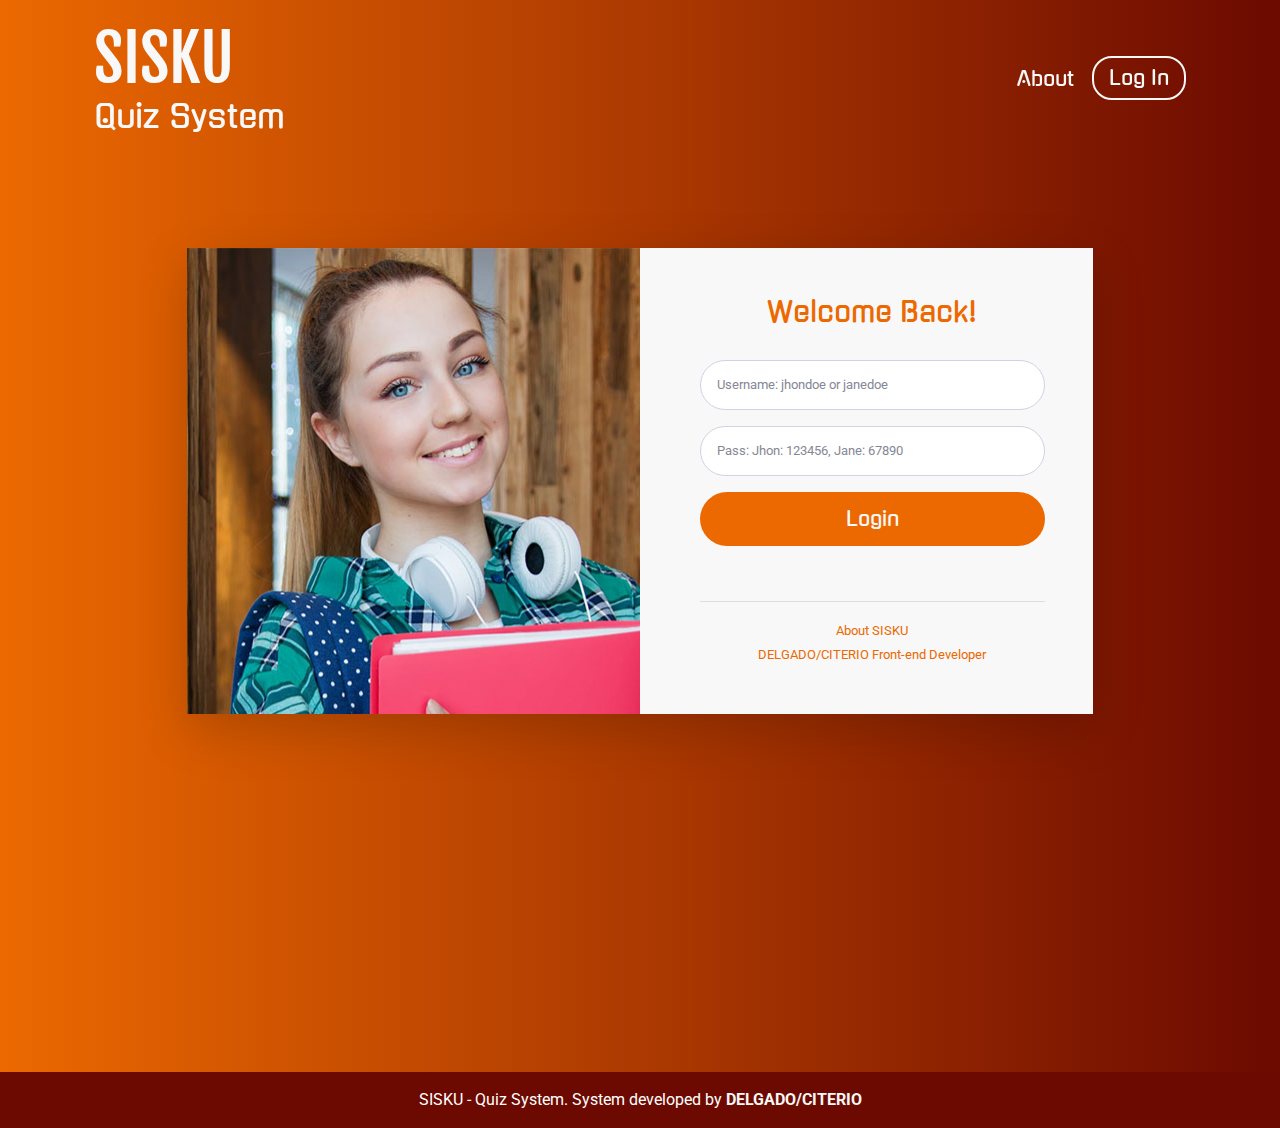
<file: login.html>
<!DOCTYPE html>
<html>

<head>
	<meta charset="utf-8">
	<meta name="viewport" content="width=device-width, initial-scale=1, shrink-to-fit=no">
	<meta http-equiv="X-UA-Compatible" content="IE=edge">
	<meta name="description" content="Questionaire System">
	<meta name="author" content="DELGADO/CITERIO">
	<title>SISKU - Quiz System</title>
    <link href="vendor/bootstrap/css/bootstrap.min.css" rel="stylesheet">
    <link href="css/scrolling-nav.css" rel="stylesheet">
    <link href="css/sb-admin-2.min.css" rel="stylesheet">
    <link href="css/styles.css" rel="stylesheet">
    <link rel="stylesheet" href="https://use.fontawesome.com/releases/v5.6.3/css/all.css" integrity="sha384-UHRtZLI+pbxtHCWp1t77Bi1L4ZtiqrqD80Kn4Z8NTSRyMA2Fd33n5dQ8lWUE00s/" crossorigin="anonymous">
    <link href="https://fonts.googleapis.com/css?family=Fjalla+One" rel="stylesheet">
    <link href="https://fonts.googleapis.com/css?family=Gugi" rel="stylesheet">
    <link href="https://fonts.googleapis.com/css?family=Roboto" rel="stylesheet">
</head>

<body id="page-top" class="siskuLogin">
	<nav class="navbar navbar-expand-lg navbar-light fixed-top" id="mainNav">
	  <div class="container">
	    <a class="navbar-brand js-scroll-trigger" href="index.html">
	      <h1>SISKU</h1>
	      <h2>Quiz System <i class="far fa-circle"></i> <i class="far fa-circle"></i> <i class="far fa-circle"></i> <i class="far fa-check-circle"></i></h2>
	    </a>
	    <button class="navbar-toggler" type="button" data-toggle="collapse" data-target="#navbarResponsive" aria-controls="navbarResponsive" aria-expanded="false" aria-label="Toggle navigation">
	      <span class="navbar-toggler-icon"></span>
	    </button>
	    <div class="collapse navbar-collapse" id="navbarResponsive">
	      <ul class="navbar-nav ml-auto">
	        <li class="nav-item">
	          <a class="nav-link js-scroll-trigger" href="index.html">About</a>
	        </li>
	        <li class="nav-item">
	          <a class="nav-link js-scroll-trigger login" href="login.html">Log In</a>
	        </li>
	      </ul>
	    </div>
	  </div>
	</nav>
	<div class="container loginBox">
		<div class="row justify-content-center">
			<div class="col-xl-10 col-lg-12 col-md-9">
				<div class="card o-hidden border-0 shadow-lg my-5">
					<div class="card-body p-0">
						<div class="row">
							<div class="col-lg-6 d-none d-lg-block bg-login-image"></div>
							<div class="col-lg-6 login-form">
								<div class="p-5">
									<div class="text-center">
										<h3>Welcome Back!</h3>
									</div>
									<form id="siskuLogin" class="user">
										<div class="form-group">
											<input type="text" class="form-control form-control-user" id="siskuInputUser" aria-describedby="emailHelp" placeholder="Username: jhondoe or janedoe">
										</div>
										<div class="form-group">
											<input type="password" class="form-control form-control-user" id="siskuInputPassword" placeholder="Pass: Jhon: 123456, Jane: 67890">
										</div>
										<input id="siskuBtnLogin" type="submit" class="btn btn-primary btn-user btn-block" value="Login">
										<span id="siskuErrorMessageLogin" class="errorMessage">Wrong username or password.</span>
									</form>
									<hr>
									<div class="text-center">
										<a class="small" href="index.html">About SISKU</a>
									</div>
									<div class="text-center">
										<a class="small" href="http://delgadociterio.com/" target="_blank">DELGADO/CITERIO Front-end Developer</a>
									</div>
								</div>
							</div>
						</div>
					</div>
				</div>
			</div>
		</div>
	</div>
	<footer>
      <div class="container">
        <p class="m-0 text-center text-white">SISKU - Quiz System. System developed by <a href="http://delgadociterio.com/" target="_blank">DELGADO/CITERIO</a></p>
      </div>
    </footer>
	<script
	  src="https://code.jquery.com/jquery-1.9.1.min.js"
	  integrity="sha256-wS9gmOZBqsqWxgIVgA8Y9WcQOa7PgSIX+rPA0VL2rbQ="
	  crossorigin="anonymous"></script>
	<script src="https://cdnjs.cloudflare.com/ajax/libs/popper.js/1.12.9/umd/popper.min.js" integrity="sha384-ApNbgh9B+Y1QKtv3Rn7W3mgPxhU9K/ScQsAP7hUibX39j7fakFPskvXusvfa0b4Q" crossorigin="anonymous"></script>
    <script src="vendor/jquery/jquery.min.js"></script>
    <script src="vendor/bootstrap/js/bootstrap.bundle.min.js"></script>
    <script src="vendor/jquery-easing/jquery.easing.min.js"></script>
    <script src="js/scrolling-nav.js"></script>
	<script src="./js/scroll.min.js"></script>
	<script src="./js/sb-admin-2.min.js"></script>
	<script src="js/sisku-quizzes.js"></script>
	<script src="js/sisku-users.js"></script>
	<script src="js/set-data.js"></script>
	<script src="js/login.js"></script>
</body>

</html>
</file>
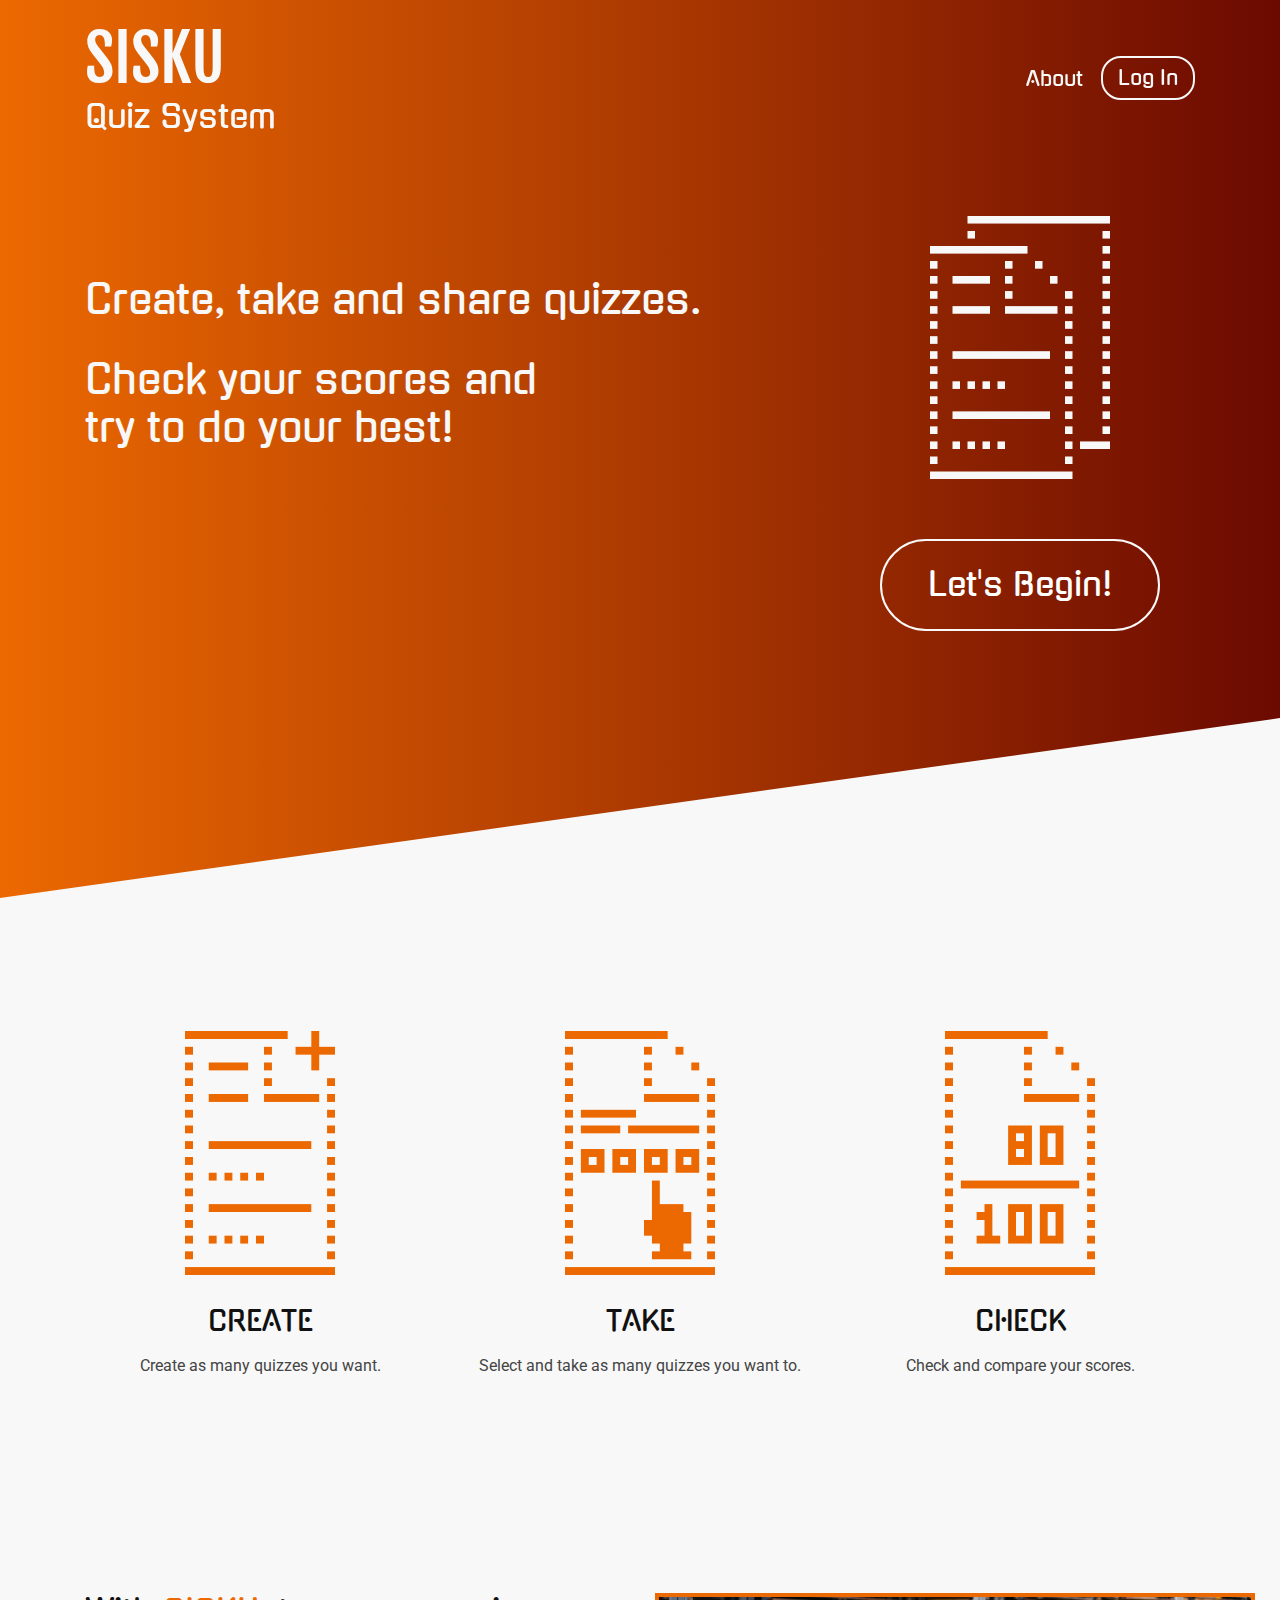
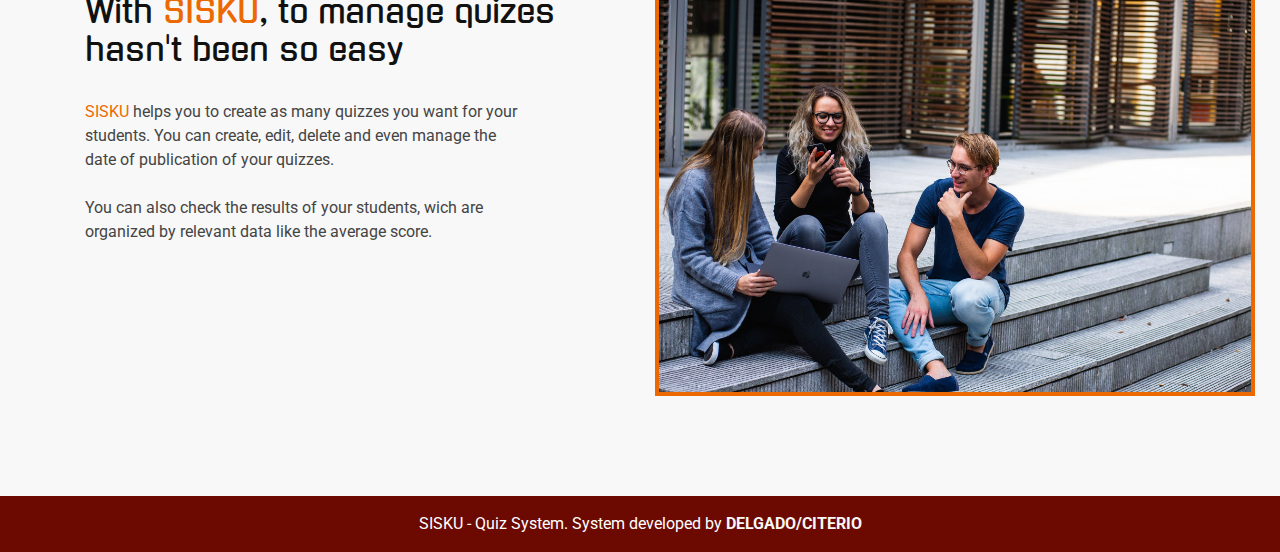
<file: my-profile.html>
<!DOCTYPE html>
<html lang="en">

<head>
  <meta charset="utf-8">
  <meta name="viewport" content="width=device-width, initial-scale=1, shrink-to-fit=no">
  <meta http-equiv="X-UA-Compatible" content="IE=edge">
  <meta name="description" content="Questionaire System">
  <meta name="author" content="DELGADO/CITERIO">
  <title>SISKU - Quiz System</title>
  <link href="vendor/bootstrap/css/bootstrap.min.css" rel="stylesheet">
  <link href="vendor/datatables/dataTables.bootstrap4.min.css" rel="stylesheet">
  <link href="css/scrolling-nav.css" rel="stylesheet">
  <link href="css/sb-admin-2.min.css" rel="stylesheet">
  <link href="css/styles.css" rel="stylesheet">
  <link rel="stylesheet" href="https://use.fontawesome.com/releases/v5.6.3/css/all.css" integrity="sha384-UHRtZLI+pbxtHCWp1t77Bi1L4ZtiqrqD80Kn4Z8NTSRyMA2Fd33n5dQ8lWUE00s/" crossorigin="anonymous">
  <link href="https://fonts.googleapis.com/css?family=Fjalla+One" rel="stylesheet">
  <link href="https://fonts.googleapis.com/css?family=Gugi" rel="stylesheet">
  <link href="https://fonts.googleapis.com/css?family=Roboto" rel="stylesheet">
</head>

<body id="page-top">
  <div id="wrapper" class="system-base">
    <ul class="navbar-nav sidebar sidebar-dark accordion" id="accordionSidebar">
      <a class="sidebar-brand d-flex align-items-center justify-content-center" href="last-quizzes.html">
        <div class="sidebar-brand-icon">
          <img src="./img/sisku-main-icon.png" alt="SISKU - Quiz System">
        </div>
        <div class="sidebar-brand-text">SISKU</div>
      </a>
      <hr class="sidebar-divider my-0">
      <li class="nav-item">
        <a class="nav-link" href="last-quizzes.html">
          <i class="far fa-file"></i>
          <span>Last Quizzes</span>
        </a>
      </li>
      <li class="nav-item">
        <a class="nav-link" href="create-quiz.html">
          <i class="far fa-plus-square"></i>
          <span>Create a Quiz</span>
        </a>
      </li>
      <li class="nav-item">
        <a class="nav-link" href="my-quizzes.html">
          <i class="fas fa-archive"></i>
          <span>My Quizzes</span>
        </a>
      </li>
      <li class="nav-item">
        <a class="nav-link" href="my-profile.html">
          <i class="fas fa-user-circle"></i>
          <span>My Profile</span>
        </a>
      </li>
      <hr class="sidebar-divider d-none d-md-block">
      <div class="text-center d-none d-md-inline">
        <button class="rounded-circle border-0" id="sidebarToggle"></button>
      </div>
    </ul>
    <div id="content-wrapper" class="d-flex flex-column">
      <div id="content">
        <nav class="navbar navbar-expand navbar-light bg-white topbar mb-4 static-top shadow">
          <button id="sidebarToggleTop" class="btn btn-link d-md-none rounded-circle mr-3">
            <i class="fa fa-bars"></i>
          </button>
          <ul class="navbar-nav ml-auto">
            <li class="nav-item dropdown no-arrow">
              <a class="nav-link dropdown-toggle" href="#" id="userDropdown" role="button" data-toggle="dropdown" aria-haspopup="true" aria-expanded="false">
                <span id="siskuProfileName" class="profile-name mr-2 d-none d-lg-inline small"></span>
                <img id="siskuProfileImage" class="img-profile rounded-circle">
              </a>
              <div class="dropdown-menu dropdown-menu-right shadow animated--grow-in" aria-labelledby="userDropdown">
                <a id="logOutSisku" class="dropdown-item" href="#" data-toggle="modal" data-target="#logoutModal">
                  <i class="fas fa-sign-out-alt fa-sm fa-fw mr-2 text-gray-400"></i>
                  Logout
                </a>
              </div>
            </li>
          </ul>
        </nav>
        <div class="container-fluid sisku-content create-edit-quiz">
          <h1 class="sectionTitle">My Profile</h1>
          <div class="card shadow mb-4">
            <div class="card-body">
              <div class="content-fluid">
                <div class="row">
                  <div class="col-6">
                    <div class="card mb-4 card-create">
                      <div class="card-header">
                      Base Information
                      </div>
                      <div class="card-body">
                        <div class="content-fluid">
                          <div class="row">
                            <div class="col-6">
                              <form id="siskuUpdateProfile">
                                <div class="form-group">
                                  <label for="myProfileUsername">User Name</label>
                                  <h5 id="myProfileDisplayUsername" class="myProfileDisplay"></h5>
                                </div>
                                <div class="form-group">
                                  <label for="myProfileFirstname">First Name</label>
                                  <h5 id="myProfileDisplayFirstname" class="myProfileDisplay"></h5>
                                  <span id="siskuEditFirstname" class="siskuEditProfile">Edit</span>
                                  <input type="text" class="form-control" id="myProfileFirstname" style="display:none;">
                                  <span id="siskuCancelFirstname" class="siskuCancelEdit" style="display:none;">Cancel</span>
                                </div>
                                <div class="form-group">
                                  <label for="myProfileLastname">Last Name</label>
                                  <h5 id="myProfileDisplayLastname" class="myProfileDisplay"></h5>
                                  <span id="siskuEditLastname" class="siskuEditProfile">Edit</span>
                                  <input type="text" class="form-control" id="myProfileLastname" style="display:none;">
                                  <span id="siskuCancelLastname" class="siskuCancelEdit" style="display:none;">Cancel</span>
                                </div>
                                <div class="form-group">
                                  <label for="myProfilePassword">Password</label>
                                  <h5 id="myProfileDisplayPasword" class="myProfileDisplay"></h5>
                                  <span id="siskuEditPassword" class="siskuEditProfile">Edit</span>
                                  <input type="text" class="form-control" id="myProfilePassword" style="display:none;">
                                  <span id="siskuCancelPassword" class="siskuCancelEdit" style="display:none;">Cancel</span>
                                </div>
                                <input id="submitMyProfileChanges" type="submit" class="btn btn-primary sisku-btn" value="Save Changes">
                              </form>
                            </div>
                            <div class="col-6">
                              <div class="form-group">
                                <label for="exampleInputEmail1">Profile Picture</label>
                                <img id="myProfileDisplayImg" class="my-profile-picture" alt="profile picture">
                              </div>
                            </div>
                          </div>
                        </div>

                      </div>
                    </div>
                  </div>
                  <div class="col-6">
                    <div class="card mb-4 card-create">
                      <div class="card-header">
                      Stats
                      </div>
                      <div class="card-body">
                        <ul class="profile-stats list-group">
                          <li class="list-group-item">Quizzes Taken: <span id="quizzesTaken"></span></li>
                          <li class="list-group-item">Approved Quizzes: <span id="approvedQuizzes"></span></li>
                          <li class="list-group-item">Failed Quizzes: <span id="failedQuizzes"></span></li>
                          <li class="list-group-item">Highest Score: <span id="highestScore"></span></li>
                          <li class="list-group-item">Lowest Score: <span id="lowestScore"></span></li>
                        </ul>
                      </div>
                    </div>
                  </div>
                </div>
              </div>
            </div>
          </div>
        </div>
      </div>
      <footer class="sticky-footer bg-white">
        <div class="container my-auto">
          <div class="copyright text-center my-auto">
            <span>SISKU - Quiz System. System developed by <a href="http://delgadociterio.com/" target="_blank">DELGADO/CITERIO</a></span>
          </div>
        </div>
      </footer>
    </div>
  </div>
  <a class="scroll-to-top rounded" href="#page-top">
    <i class="fas fa-angle-up"></i>
  </a>
  <div class="modal fade" id="logoutModal" tabindex="-1" role="dialog" aria-labelledby="exampleModalLabel" aria-hidden="true">
    <div class="modal-dialog" role="document">
      <div class="modal-content">
        <div class="modal-header">
          <h5 class="modal-title" id="exampleModalLabel">Ready to Leave?</h5>
          <button class="close" type="button" data-dismiss="modal" aria-label="Close">
            <span aria-hidden="true">×</span>
          </button>
        </div>
        <div class="modal-body">Select "Logout" below if you are ready to end your current session.</div>
          <div class="modal-footer">
            <button class="btn btn-secondary" type="button" data-dismiss="modal">Cancel</button>
            <a class="btn btn-primary" href="login.html">Logout</a>
          </div>
        </div>
    </div>
  </div>
  <script src="vendor/jquery/jquery.min.js"></script>
  <script src="vendor/bootstrap/js/bootstrap.bundle.min.js"></script>
  <script src="vendor/jquery-easing/jquery.easing.min.js"></script>
  <script src="js/sb-admin-2.min.js"></script>
  <script src="vendor/datatables/jquery.dataTables.min.js"></script>
  <script src="vendor/datatables/dataTables.bootstrap4.min.js"></script>
  <script src="js/demo/datatables-demo.js"></script>
  <script src="js/check-user.js"></script>
  <script src="js/sisku-quizzes.js"></script>
  <script src="js/sisku-users.js"></script>
  <script src="js/set-data.js"></script>
  <script src="js/my-profile.js"></script>
</body>

</html>
</file>
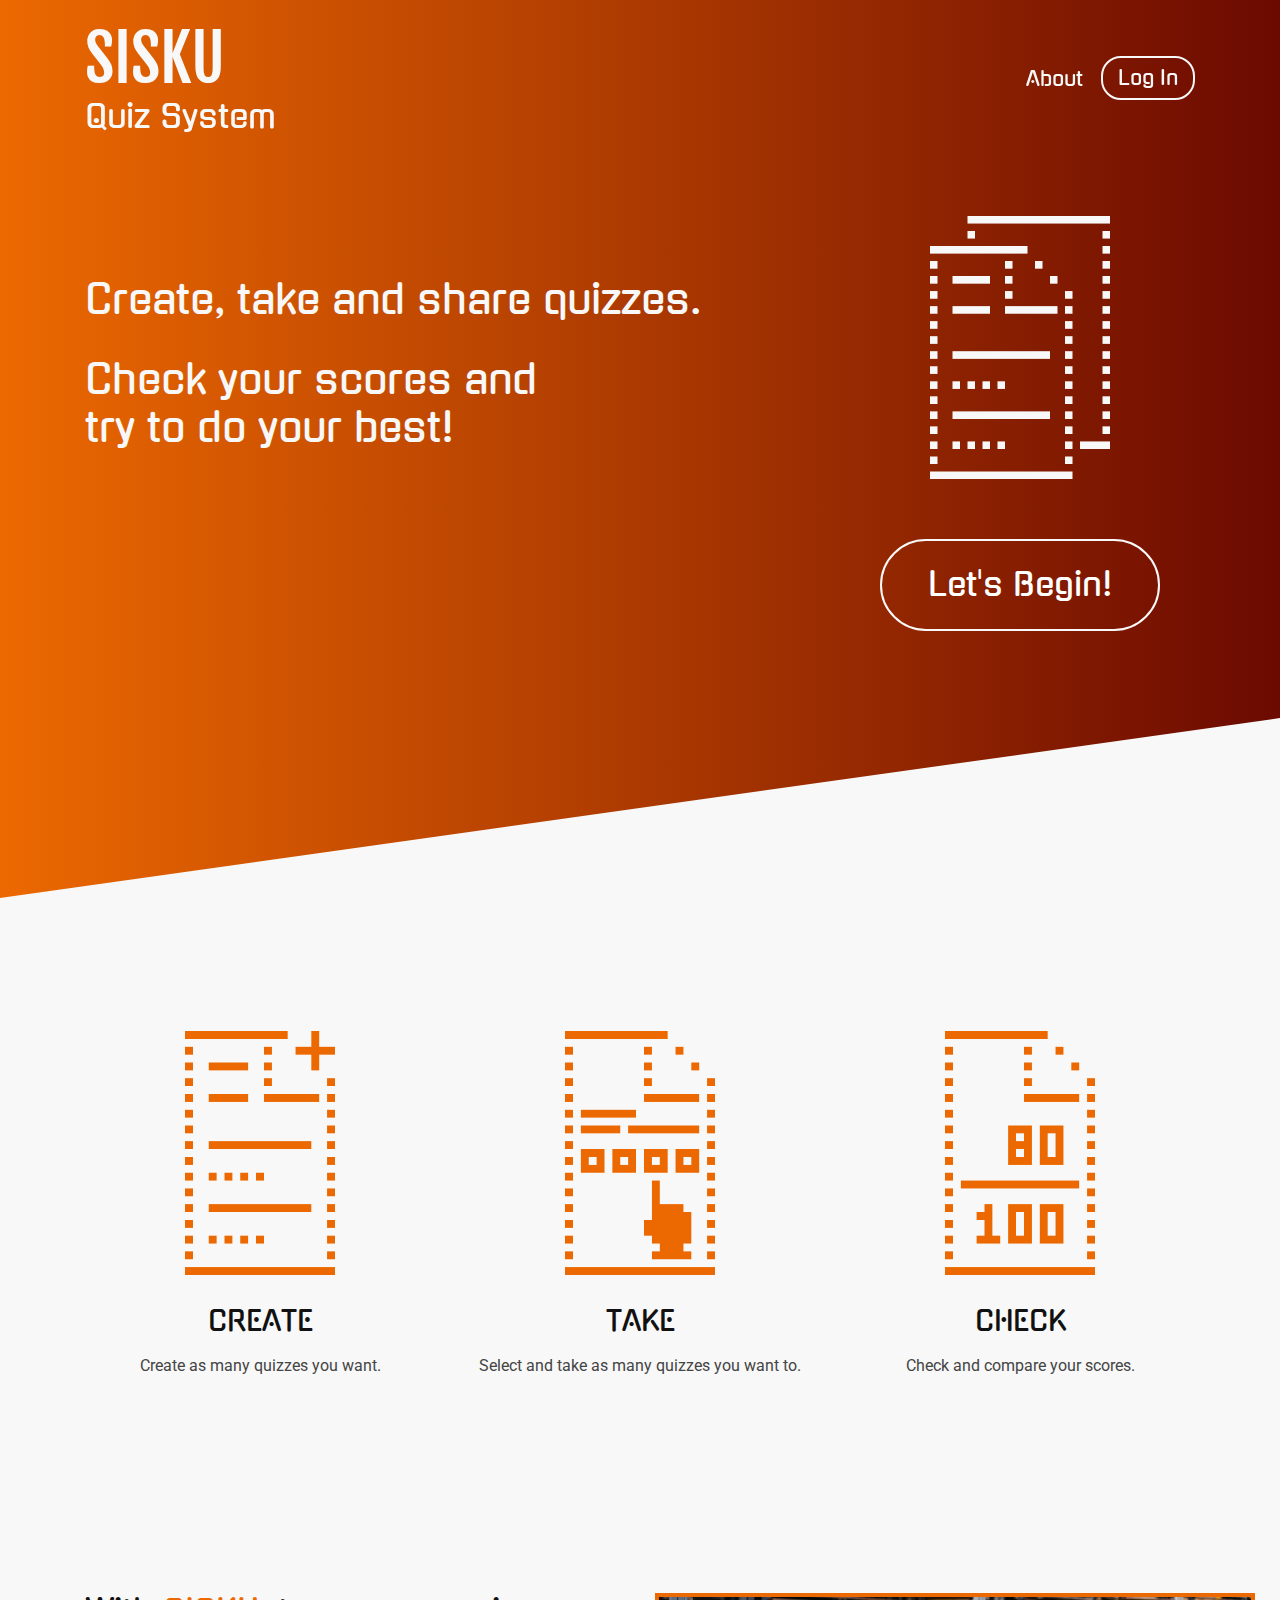
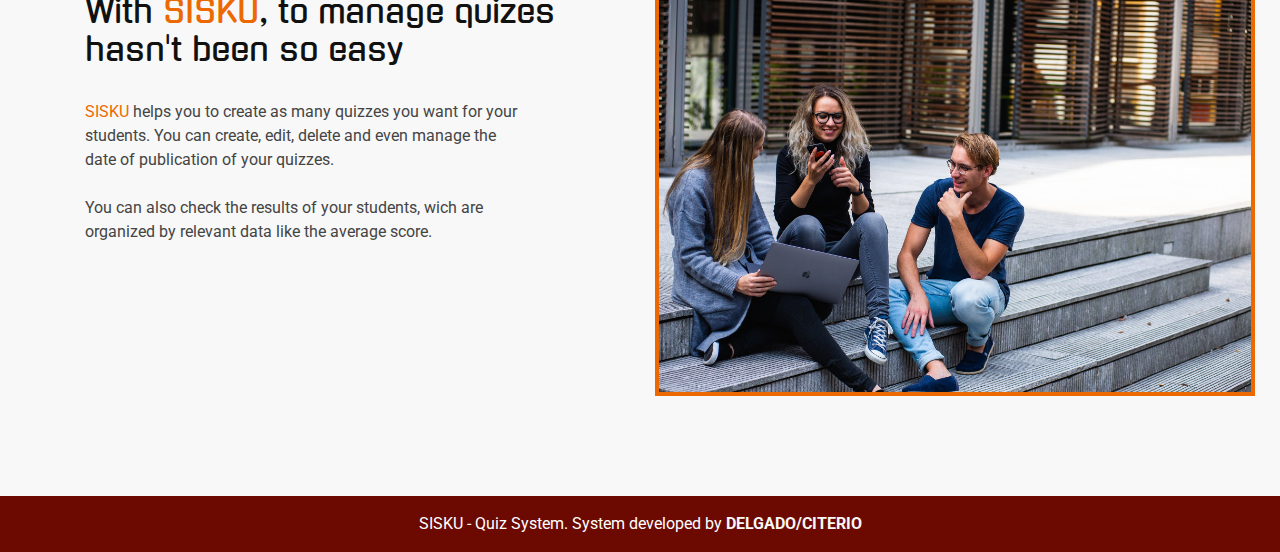
<file: my-quizzes.html>
<!DOCTYPE html>
<html lang="en">

<head>
  <meta charset="utf-8">
  <meta name="viewport" content="width=device-width, initial-scale=1, shrink-to-fit=no">
  <meta http-equiv="X-UA-Compatible" content="IE=edge">
  <meta name="description" content="Questionaire System">
  <meta name="author" content="DELGADO/CITERIO">
  <title>SISKU - Quiz System</title>
  <link href="vendor/bootstrap/css/bootstrap.min.css" rel="stylesheet">
  <link href="vendor/datatables/dataTables.bootstrap4.min.css" rel="stylesheet">
  <link href="css/scrolling-nav.css" rel="stylesheet">
  <link href="css/sb-admin-2.min.css" rel="stylesheet">
  <link href="css/styles.css" rel="stylesheet">
  <link rel="stylesheet" href="https://use.fontawesome.com/releases/v5.6.3/css/all.css" integrity="sha384-UHRtZLI+pbxtHCWp1t77Bi1L4ZtiqrqD80Kn4Z8NTSRyMA2Fd33n5dQ8lWUE00s/" crossorigin="anonymous">
  <link href="https://fonts.googleapis.com/css?family=Fjalla+One" rel="stylesheet">
  <link href="https://fonts.googleapis.com/css?family=Gugi" rel="stylesheet">
  <link href="https://fonts.googleapis.com/css?family=Roboto" rel="stylesheet">
</head>

<body id="page-top">
  <div id="wrapper" class="system-base">
    <ul class="navbar-nav sidebar sidebar-dark accordion" id="accordionSidebar">
      <a class="sidebar-brand d-flex align-items-center justify-content-center" href="last-quizzes.html">
        <div class="sidebar-brand-icon">
          <img src="./img/sisku-main-icon.png" alt="SISKU - Quiz System">
        </div>
        <div class="sidebar-brand-text">SISKU</div>
      </a>
      <hr class="sidebar-divider my-0">
      <li class="nav-item">
        <a class="nav-link" href="last-quizzes.html">
          <i class="far fa-file"></i>
          <span>Last Quizzes</span>
        </a>
      </li>
      <li class="nav-item">
        <a class="nav-link" href="create-quiz.html">
          <i class="far fa-plus-square"></i>
          <span>Create a Quiz</span>
        </a>
      </li>
      <li class="nav-item">
        <a class="nav-link" href="my-quizzes.html">
          <i class="fas fa-archive"></i>
          <span>My Quizzes</span>
        </a>
      </li>
      <li class="nav-item">
        <a class="nav-link" href="my-profile.html">
          <i class="fas fa-user-circle"></i>
          <span>My Profile</span>
        </a>
      </li>
      <hr class="sidebar-divider d-none d-md-block">
      <div class="text-center d-none d-md-inline">
        <button class="rounded-circle border-0" id="sidebarToggle"></button>
      </div>
    </ul>
    <div id="content-wrapper" class="d-flex flex-column">
      <div id="content">
        <nav class="navbar navbar-expand navbar-light bg-white topbar mb-4 static-top shadow">
          <button id="sidebarToggleTop" class="btn btn-link d-md-none rounded-circle mr-3">
            <i class="fa fa-bars"></i>
          </button>
          <ul class="navbar-nav ml-auto">
            <li class="nav-item dropdown no-arrow">
              <a class="nav-link dropdown-toggle" href="#" id="userDropdown" role="button" data-toggle="dropdown" aria-haspopup="true" aria-expanded="false">
                <span id="siskuProfileName" class="profile-name mr-2 d-none d-lg-inline small"></span>
                <img id="siskuProfileImage" class="img-profile rounded-circle">
              </a>
              <div class="dropdown-menu dropdown-menu-right shadow animated--grow-in" aria-labelledby="userDropdown">
                <a class="dropdown-item" href="my-profile.html">
                  <i class="fas fa-user fa-sm fa-fw mr-2 text-gray-400"></i>
                  Profile
                </a>
                <div class="dropdown-divider"></div>
                <a id="logOutSisku" class="dropdown-item" href="#" data-toggle="modal" data-target="#logoutModal">
                  <i class="fas fa-sign-out-alt fa-sm fa-fw mr-2 text-gray-400"></i>
                  Logout
                </a>
              </div>
            </li>
          </ul>
        </nav>
        <div class="container-fluid sisku-content">
          <h1 class="sectionTitle">My Quizzes</h1>
          <div class="card shadow mb-4">
            <div class="card-body">
              <div class="table-responsive">
                <table class="table table-bordered" id="dataTable" width="100%" cellspacing="0">
                  <thead>
                    <tr>
                      <th class="courseName">Name</th>
                      <th>Category</th>
                      <th class="noSort">Created On</th>
                      <th class="noSort">Last Modification</th>
                      <th>Status</th>
                      <th class="noSort"></th>
                    </tr>
                  </thead>
                  <tbody id="siskuMyQuizzes">
                  </tbody>
                </table>
              </div>
            </div>
          </div>
        </div>
      </div>
      <footer class="sticky-footer bg-white">
        <div class="container my-auto">
          <div class="copyright text-center my-auto">
            <span>SISKU - Quiz System. System developed by <a href="http://delgadociterio.com/" target="_blank">DELGADO/CITERIO</a></span>
          </div>
        </div>
      </footer>
    </div>
  </div>
  <a class="scroll-to-top rounded" href="#page-top">
    <i class="fas fa-angle-up"></i>
  </a>
  <div class="modal fade" id="logoutModal" tabindex="-1" role="dialog" aria-labelledby="exampleModalLabel" aria-hidden="true">
    <div class="modal-dialog" role="document">
      <div class="modal-content">
        <div class="modal-header">
          <h5 class="modal-title" id="exampleModalLabel">Ready to Leave?</h5>
          <button class="close" type="button" data-dismiss="modal" aria-label="Close">
            <span aria-hidden="true">×</span>
          </button>
        </div>
        <div class="modal-body">Select "Logout" below if you are ready to end your current session.</div>
        <div class="modal-footer">
          <button class="btn btn-secondary" type="button" data-dismiss="modal">Cancel</button>
          <a class="btn btn-primary" href="login.html">Logout</a>
        </div>
      </div>
    </div>
  </div>
  <script src="vendor/jquery/jquery.min.js"></script>
  <script src="vendor/bootstrap/js/bootstrap.bundle.min.js"></script>
  <script src="vendor/jquery-easing/jquery.easing.min.js"></script>
  <script src="js/sb-admin-2.min.js"></script>
  <script src="vendor/datatables/jquery.dataTables.min.js"></script>
  <script src="vendor/datatables/dataTables.bootstrap4.min.js"></script>
  <script src="js/demo/datatables-demo.js"></script>
  <script src="js/check-user.js"></script>
  <script src="js/sisku-quizzes.js"></script>
  <script src="js/sisku-users.js"></script>
  <script src="js/set-data.js"></script>
  <script src="js/my-quizzes.js"></script>
</body>

</html>
</file>
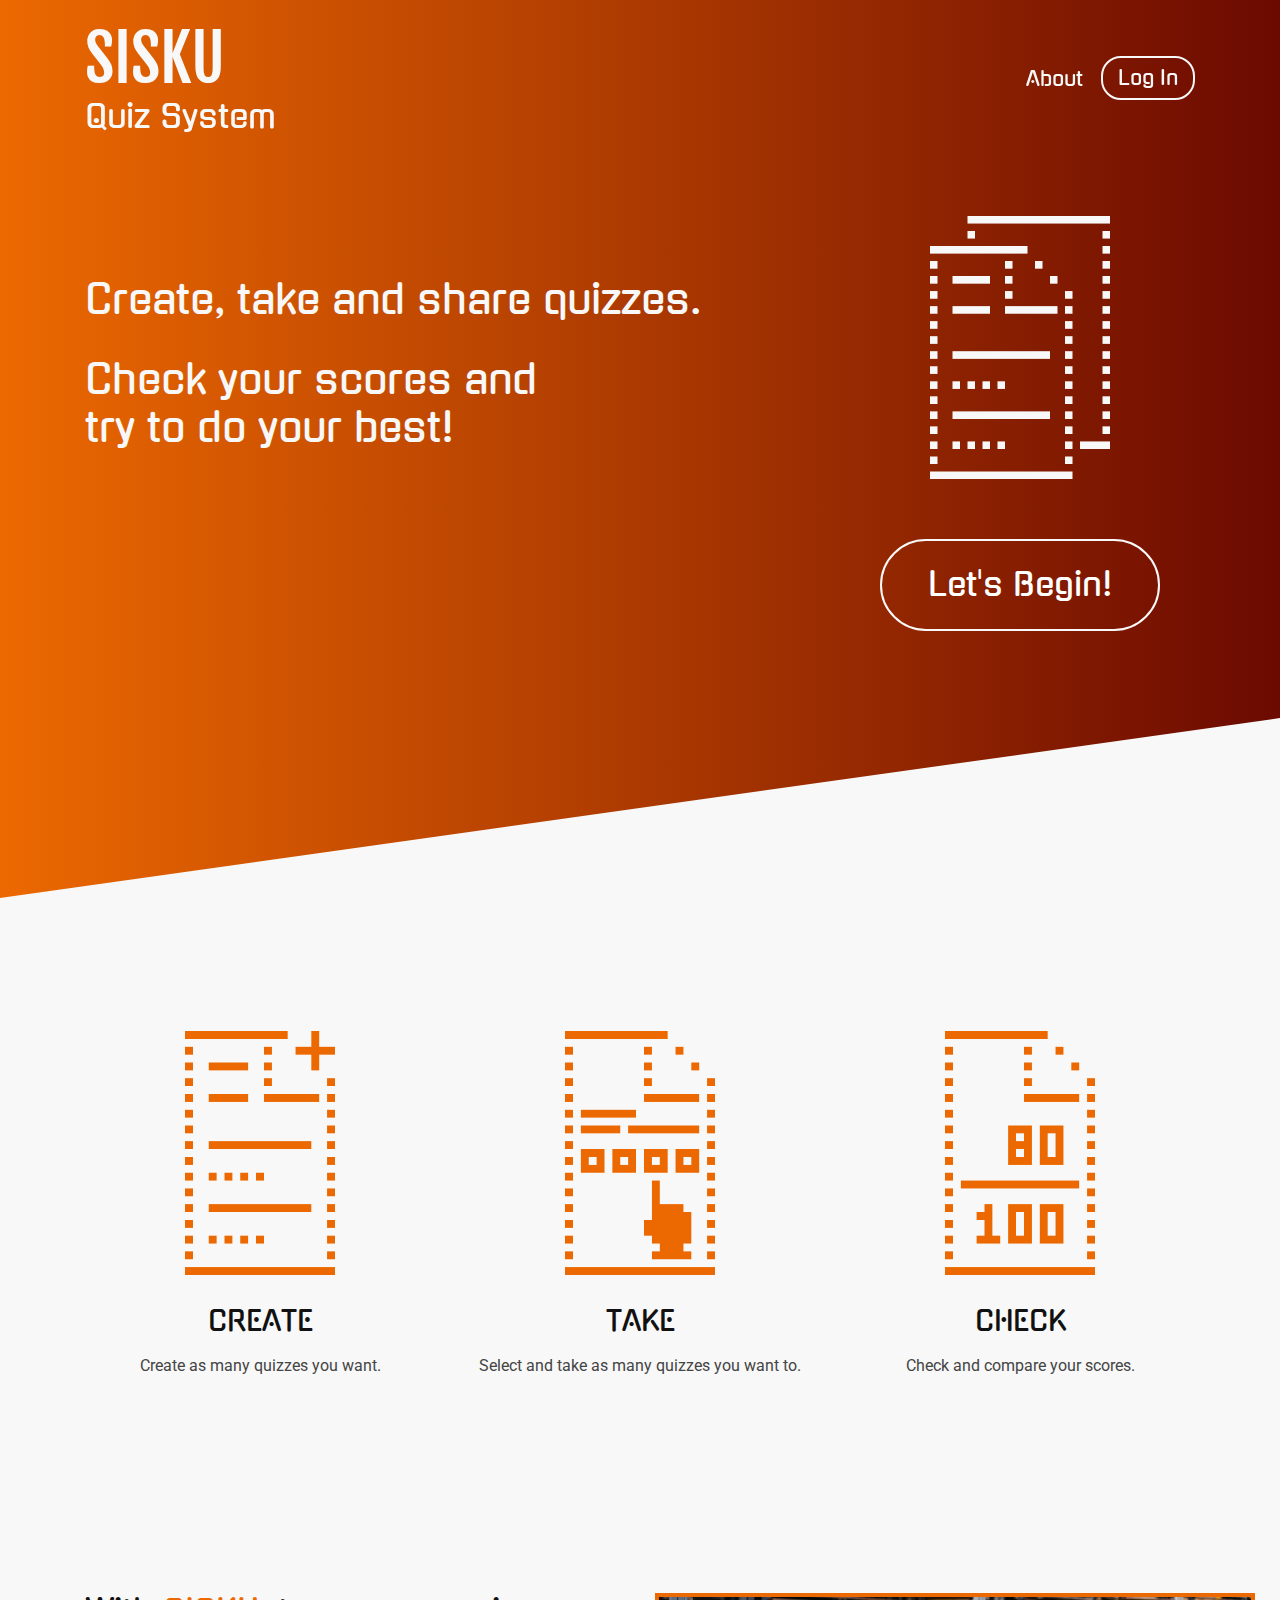
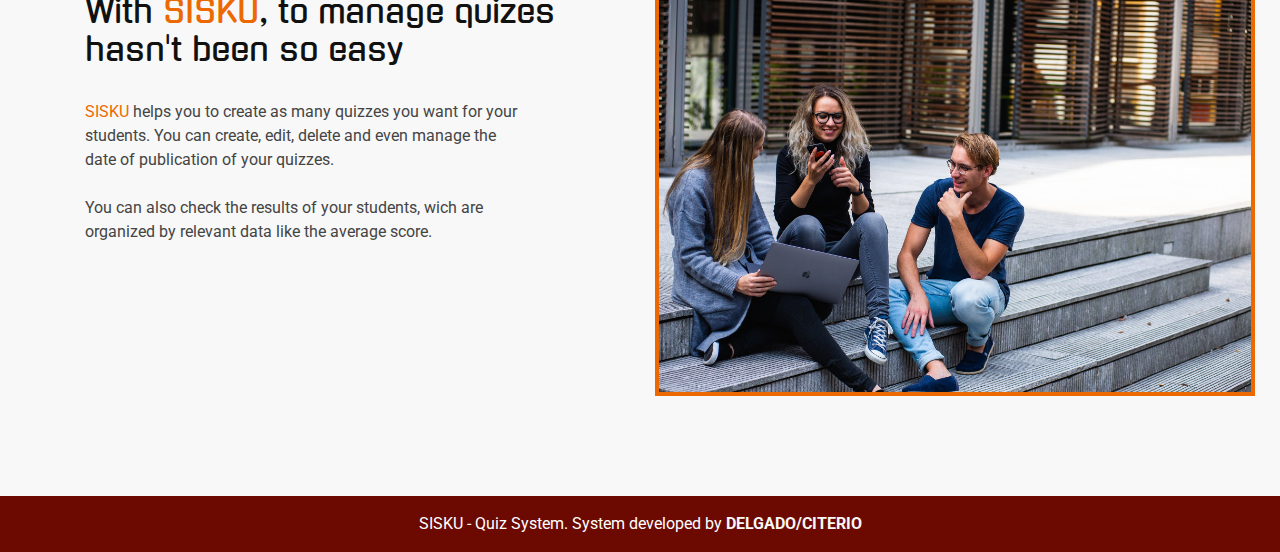
<file: start-quiz.html>
<!DOCTYPE html>
<html lang="en">

<head>
  <meta charset="utf-8">
  <meta name="viewport" content="width=device-width, initial-scale=1, shrink-to-fit=no">
  <meta http-equiv="X-UA-Compatible" content="IE=edge">
  <meta name="description" content="Questionaire System">
  <meta name="author" content="DELGADO/CITERIO">
  <title>SISKU - Quiz System</title>
  <link href="vendor/bootstrap/css/bootstrap.min.css" rel="stylesheet">
  <link href="vendor/datatables/dataTables.bootstrap4.min.css" rel="stylesheet">
  <link href="css/scrolling-nav.css" rel="stylesheet">
  <link href="css/sb-admin-2.min.css" rel="stylesheet">
  <link href="css/styles.css" rel="stylesheet">
  <link rel="stylesheet" href="https://use.fontawesome.com/releases/v5.6.3/css/all.css" integrity="sha384-UHRtZLI+pbxtHCWp1t77Bi1L4ZtiqrqD80Kn4Z8NTSRyMA2Fd33n5dQ8lWUE00s/" crossorigin="anonymous">
  <link href="https://fonts.googleapis.com/css?family=Fjalla+One" rel="stylesheet">
  <link href="https://fonts.googleapis.com/css?family=Gugi" rel="stylesheet">
  <link href="https://fonts.googleapis.com/css?family=Roboto" rel="stylesheet">
</head>

<body id="page-top">
  <div id="wrapper" class="system-base">
    <ul class="navbar-nav sidebar sidebar-dark accordion" id="accordionSidebar">
      <a class="sidebar-brand d-flex align-items-center justify-content-center" href="last-quizzes.html">
        <div class="sidebar-brand-icon">
          <img src="./img/sisku-main-icon.png" alt="SISKU - Quiz System">
        </div>
        <div class="sidebar-brand-text">SISKU</div>
      </a>
      <hr class="sidebar-divider my-0">
      <li class="nav-item">
        <a class="nav-link" href="last-quizzes.html">
          <i class="far fa-file"></i>
          <span>Last Quizzes</span>
        </a>
      </li>
      <li class="nav-item">
        <a class="nav-link" href="create-quiz.html">
          <i class="far fa-plus-square"></i>
          <span>Create a Quiz</span>
        </a>
      </li>
      <li class="nav-item">
        <a class="nav-link" href="my-quizzes.html">
          <i class="fas fa-archive"></i>
          <span>My Quizzes</span>
        </a>
      </li>
      <li class="nav-item">
        <a class="nav-link" href="my-profile.html">
          <i class="fas fa-user-circle"></i>
          <span>My Profile</span>
        </a>
      </li>
      <hr class="sidebar-divider d-none d-md-block">
      <div class="text-center d-none d-md-inline">
        <button class="rounded-circle border-0" id="sidebarToggle"></button>
      </div>
    </ul>
    <div id="content-wrapper" class="d-flex flex-column">
      <div id="content">
        <nav class="navbar navbar-expand navbar-light bg-white topbar mb-4 static-top shadow">
          <button id="sidebarToggleTop" class="btn btn-link d-md-none rounded-circle mr-3">
            <i class="fa fa-bars"></i>
          </button>
          <ul class="navbar-nav ml-auto">
            <li class="nav-item dropdown no-arrow">
              <a class="nav-link dropdown-toggle" href="#" id="userDropdown" role="button" data-toggle="dropdown" aria-haspopup="true" aria-expanded="false">
                <span id="siskuProfileName" class="profile-name mr-2 d-none d-lg-inline small"></span>
                <img id="siskuProfileImage" class="img-profile rounded-circle">
              </a>
              <div class="dropdown-menu dropdown-menu-right shadow animated--grow-in" aria-labelledby="userDropdown">
                <a class="dropdown-item" href="my-profile.html">
                  <i class="fas fa-user fa-sm fa-fw mr-2 text-gray-400"></i>
                  Profile
                </a>
                <div class="dropdown-divider"></div>
                <a id="logOutSisku" class="dropdown-item" href="#" data-toggle="modal" data-target="#logoutModal">
                  <i class="fas fa-sign-out-alt fa-sm fa-fw mr-2 text-gray-400"></i>
                  Logout
                </a>
              </div>
            </li>
          </ul>
        </nav>
        <div class="container-fluid sisku-content create-edit-quiz">
          <h1 class="sectionTitle">Start Quiz</h1>
          <div class="card shadow mb-4">
            <div class="card-body">
              <div class="container-fluid quiz-content">
                <div class="row">
                  <div class="col-6">
                    <h2 id="siskuQuizTitle" class="quiz-title"></h2>
                    <h5>By: <span id="siskuQuizAuthor"></span></h5>
                    <h5>Category: <span id="siskuQuizCategory"></span></h5>
                    <p id="siskuQuizDescription" class="description">
                    </p>
                  </div>
                  <div class="col-6">
                    <div class="card-body">
                        <ul class="profile-stats list-group">
                          <li class="list-group-item">Attempts: <span id="yourAttempts"></span></li>
                          <li class="list-group-item">Your Last Score: <span id="yourLastScore"></span></li>
                          <li class="list-group-item">Your Last Try: <span id="yourLastTry"></span></li>
                          <li class="list-group-item">Your Best Score: <span id="yourBestScore"></span></li>
                          <li class="list-group-item">Average Score: <span id="averageScore"></span></li>
                          <li class="list-group-item">Best Score by: <span id="bestScoreBy"></span></li>
                          <li class="list-group-item">Best Score: <span id="bestScore"></span></li>
                        </ul>
                      </div>
                  </div>
                </div>
                <div class="row">
                  <div class="col-12">
                    <button id="startSiskuQuiz" class="sisku-btn start-quiz">Start Quiz</button>
                  </div>
                </div>
              </div>
            </div>
          </div>
        </div>
      </div>
      <footer class="sticky-footer bg-white">
        <div class="container my-auto">
          <div class="copyright text-center my-auto">
            <span>SISKU - Quiz System. System developed by <a href="http://delgadociterio.com/" target="_blank">DELGADO/CITERIO</a></span>
          </div>
        </div>
      </footer>
    </div>
  </div>
  <a class="scroll-to-top rounded" href="#page-top">
    <i class="fas fa-angle-up"></i>
  </a>
  <div class="modal fade" id="logoutModal" tabindex="-1" role="dialog" aria-labelledby="exampleModalLabel" aria-hidden="true">
    <div class="modal-dialog" role="document">
      <div class="modal-content">
        <div class="modal-header">
          <h5 class="modal-title" id="exampleModalLabel">Ready to Leave?</h5>
          <button class="close" type="button" data-dismiss="modal" aria-label="Close">
            <span aria-hidden="true">×</span>
          </button>
        </div>
        <div class="modal-body">Select "Logout" below if you are ready to end your current session.</div>
          <div class="modal-footer">
            <button class="btn btn-secondary" type="button" data-dismiss="modal">Cancel</button>
            <a class="btn btn-primary" href="login.html">Logout</a>
          </div>
        </div>
    </div>
  </div>
  <script src="vendor/jquery/jquery.min.js"></script>
  <script src="vendor/bootstrap/js/bootstrap.bundle.min.js"></script>
  <script src="vendor/jquery-easing/jquery.easing.min.js"></script>
  <script src="js/sb-admin-2.min.js"></script>
  <script src="vendor/datatables/jquery.dataTables.min.js"></script>
  <script src="vendor/datatables/dataTables.bootstrap4.min.js"></script>
  <script src="js/demo/datatables-demo.js"></script>
  <script src="js/check-user.js"></script>
  <script src="js/sisku-quizzes.js"></script>
  <script src="js/sisku-users.js"></script>
  <script src="js/set-data.js"></script>
  <script src="js/start-quiz.js"></script>
</body>

</html>
</file>
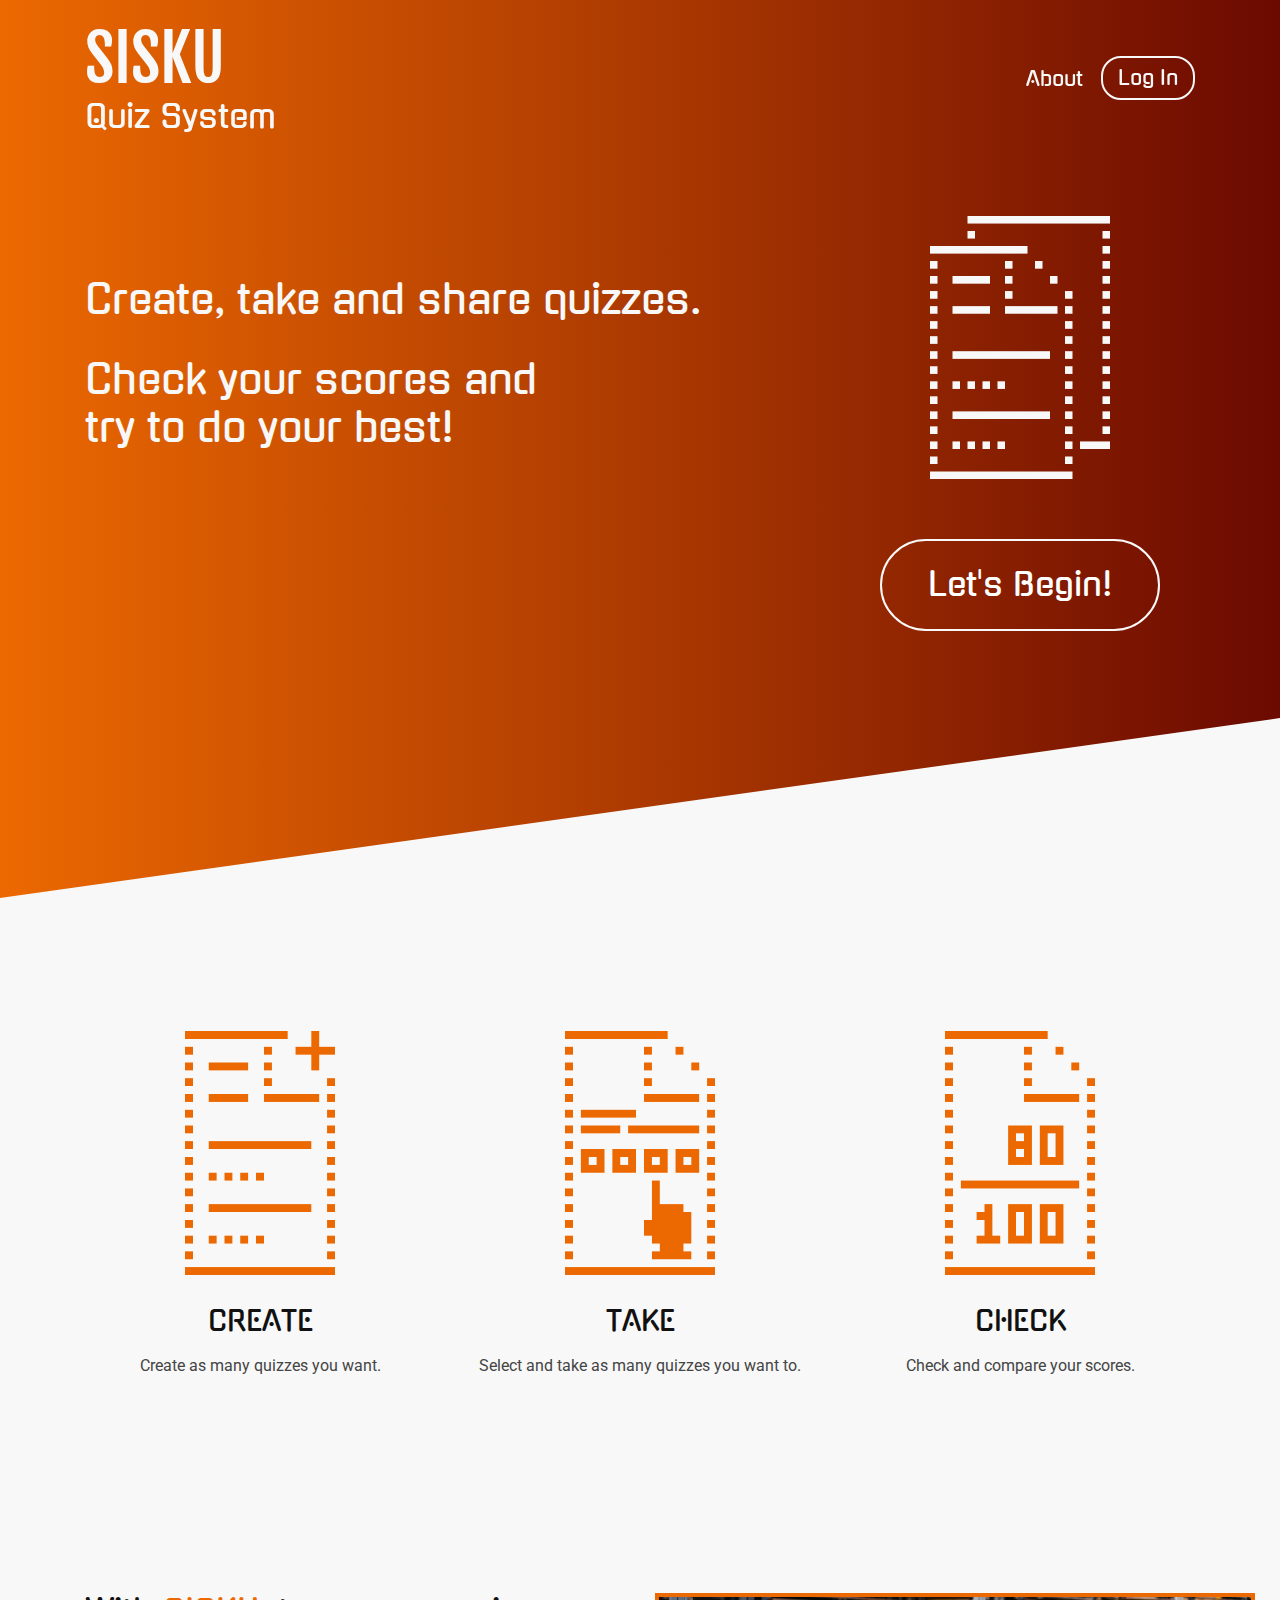
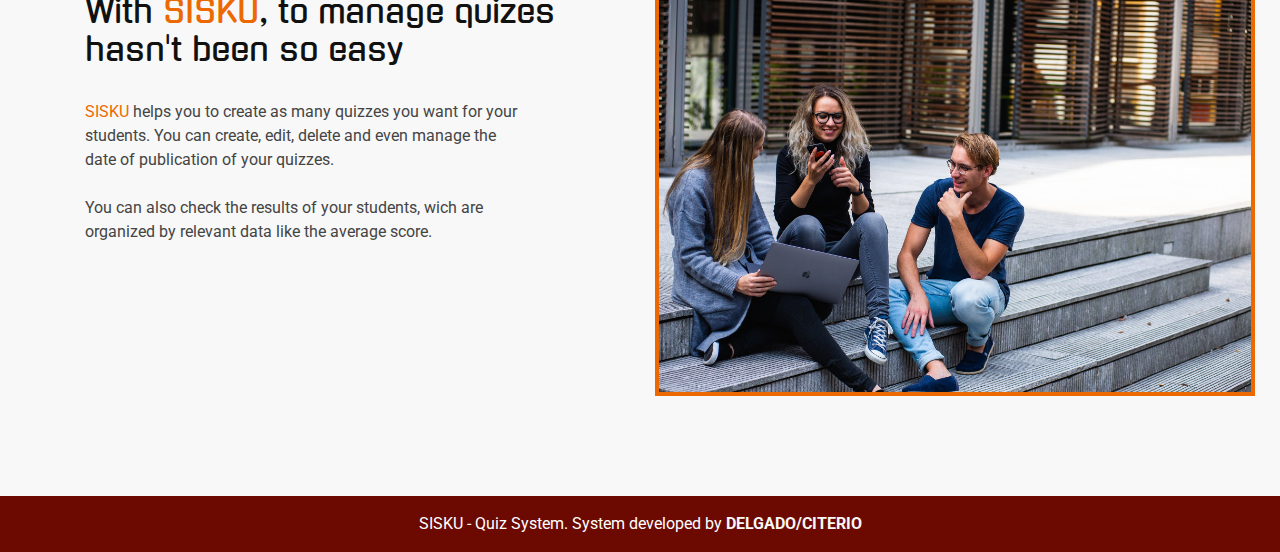
<file: take-quiz.html>
<!DOCTYPE html>
<html lang="en">

<head>
  <meta charset="utf-8">
  <meta name="viewport" content="width=device-width, initial-scale=1, shrink-to-fit=no">
  <meta http-equiv="X-UA-Compatible" content="IE=edge">
  <meta name="description" content="Questionaire System">
  <meta name="author" content="DELGADO/CITERIO">
  <title>SISKU - Quiz System</title>
  <link href="vendor/bootstrap/css/bootstrap.min.css" rel="stylesheet">
  <link href="vendor/datatables/dataTables.bootstrap4.min.css" rel="stylesheet">
  <link href="css/scrolling-nav.css" rel="stylesheet">
  <link href="css/sb-admin-2.min.css" rel="stylesheet">
  <link href="css/styles.css" rel="stylesheet">
  <link rel="stylesheet" href="https://use.fontawesome.com/releases/v5.6.3/css/all.css" integrity="sha384-UHRtZLI+pbxtHCWp1t77Bi1L4ZtiqrqD80Kn4Z8NTSRyMA2Fd33n5dQ8lWUE00s/" crossorigin="anonymous">
  <link href="https://fonts.googleapis.com/css?family=Fjalla+One" rel="stylesheet">
  <link href="https://fonts.googleapis.com/css?family=Gugi" rel="stylesheet">
  <link href="https://fonts.googleapis.com/css?family=Roboto" rel="stylesheet">
</head>

<body id="page-top">
  <div id="wrapper" class="system-base">
    <ul class="navbar-nav sidebar sidebar-dark accordion" id="accordionSidebar">
      <a class="sidebar-brand d-flex align-items-center justify-content-center" href="last-quizzes.html">
        <div class="sidebar-brand-icon">
          <img src="./img/sisku-main-icon.png" alt="SISKU - Quiz System">
        </div>
        <div class="sidebar-brand-text">SISKU</div>
      </a>
      <hr class="sidebar-divider my-0">
      <li class="nav-item">
        <a class="nav-link" href="last-quizzes.html">
          <i class="far fa-file"></i>
          <span>Last Quizzes</span>
        </a>
      </li>
      <li class="nav-item">
        <a class="nav-link" href="create-quiz.html">
          <i class="far fa-plus-square"></i>
          <span>Create a Quiz</span>
        </a>
      </li>
      <li class="nav-item">
        <a class="nav-link" href="my-quizzes.html">
          <i class="fas fa-archive"></i>
          <span>My Quizzes</span>
        </a>
      </li>
      <li class="nav-item">
        <a class="nav-link" href="my-profile.html">
          <i class="fas fa-user-circle"></i>
          <span>My Profile</span>
        </a>
      </li>
      <hr class="sidebar-divider d-none d-md-block">
      <div class="text-center d-none d-md-inline">
        <button class="rounded-circle border-0" id="sidebarToggle"></button>
      </div>
    </ul>
    <div id="content-wrapper" class="d-flex flex-column">
      <div id="content">
        <nav class="navbar navbar-expand navbar-light bg-white topbar mb-4 static-top shadow">
          <button id="sidebarToggleTop" class="btn btn-link d-md-none rounded-circle mr-3">
            <i class="fa fa-bars"></i>
          </button>
          <ul class="navbar-nav ml-auto">
            <li class="nav-item dropdown no-arrow">
              <a class="nav-link dropdown-toggle" href="#" id="userDropdown" role="button" data-toggle="dropdown" aria-haspopup="true" aria-expanded="false">
                <span id="siskuProfileName" class="profile-name mr-2 d-none d-lg-inline small"></span>
                <img id="siskuProfileImage" class="img-profile rounded-circle">
              </a>
              <div class="dropdown-menu dropdown-menu-right shadow animated--grow-in" aria-labelledby="userDropdown">
                <a class="dropdown-item" href="my-profile.html">
                  <i class="fas fa-user fa-sm fa-fw mr-2 text-gray-400"></i>
                  Profile
                </a>
                <div class="dropdown-divider"></div>
                <a id="logOutSisku" class="dropdown-item" href="#" data-toggle="modal" data-target="#logoutModal">
                  <i class="fas fa-sign-out-alt fa-sm fa-fw mr-2 text-gray-400"></i>
                  Logout
                </a>
              </div>
            </li>
          </ul>
        </nav>
        <div class="container-fluid sisku-content create-edit-quiz">
          <h1 id="takeQuizTitle" class="sectionTitle text-center"></h1>
          <div class="card shadow mb-4">
            <div class="card-body">
              <div class="container-fluid quiz-content">
                <div class="row">
                  <div class="col-10 offset-1">
                    <p id="takeQuizDescription" class="description text-center"></p>
                    <h2 class="text-center take-quiz-title">Questions</h2>
                    <form id="siskuQuizForm">
                      <div id="listOfQuestions" class="container-fluid">
                      </div>
                      <input id="siskuLeaveQuiz" type="submit" class="btn btn-primary sisku-btn" value="Leave Quiz">
                      <input id="siskuFinishQuiz" type="submit" class="btn btn-primary sisku-btn" value="Finish Quiz">
                    </form>
                  </div>
                </div>
              </div>
            </div>
          </div>
        </div>
      </div>
      <footer class="sticky-footer bg-white">
        <div class="container my-auto">
          <div class="copyright text-center my-auto">
            <span>SISKU - Quiz System. System developed by <a href="http://delgadociterio.com/" target="_blank">DELGADO/CITERIO</a></span>
          </div>
        </div>
      </footer>
    </div>
  </div>
  <a class="scroll-to-top rounded" href="#page-top">
    <i class="fas fa-angle-up"></i>
  </a>
  <div class="modal fade" id="logoutModal" tabindex="-1" role="dialog" aria-labelledby="exampleModalLabel" aria-hidden="true">
    <div class="modal-dialog" role="document">
      <div class="modal-content">
        <div class="modal-header">
          <h5 class="modal-title" id="exampleModalLabel">Ready to Leave?</h5>
          <button class="close" type="button" data-dismiss="modal" aria-label="Close">
            <span aria-hidden="true">×</span>
          </button>
        </div>
        <div class="modal-body">Select "Logout" below if you are ready to end your current session.</div>
          <div class="modal-footer">
            <button class="btn btn-secondary" type="button" data-dismiss="modal">Cancel</button>
            <a class="btn btn-primary" href="login.html">Logout</a>
          </div>
        </div>
    </div>
  </div>
  <script src="vendor/jquery/jquery.min.js"></script>
  <script src="vendor/bootstrap/js/bootstrap.bundle.min.js"></script>
  <script src="vendor/jquery-easing/jquery.easing.min.js"></script>
  <script src="js/sb-admin-2.min.js"></script>
  <script src="vendor/datatables/jquery.dataTables.min.js"></script>
  <script src="vendor/datatables/dataTables.bootstrap4.min.js"></script>
  <script src="js/demo/datatables-demo.js"></script>
  <script src="js/check-user.js"></script>
  <script src="js/sisku-quizzes.js"></script>
  <script src="js/sisku-users.js"></script>
  <script src="js/set-data.js"></script>
  <script src="js/take-quiz.js"></script>
</body>

</html>
</file>
<file: css/styles.css>
body{background-color:#f8f8f8}body .sisku-btn{border-color:#ec6901;background-color:#ec6901;color:#fff;border-radius:20px}body .sisku-btn:hover{border-color:#BC5300;background-color:#BC5300}.navbar h1{font-family:"Fjalla One",sans-serif;font-size:4rem;color:#f8f8f8;margin-bottom:0px;margin-top:.5rem}.navbar h2{font-family:"Gugi",cursive;color:#f8f8f8}.navbar #navbarResponsive li a{font-family:"Gugi",cursive;color:#f8f8f8;font-size:1.25rem}.navbar #navbarResponsive li a:hover{color:#cecece}.navbar #navbarResponsive li a.login{border-radius:20px;border:2px solid #f8f8f8;color:#f8f8f8;padding:5px 15px 5px 15px;margin-left:10px}.navbar #navbarResponsive li a.login:hover{color:#6c0a01;background-color:#f8f8f8}.navbar-scrolled{background-color:#f8f8f8;border-bottom:1px solid #6c0a01}.navbar-scrolled h1{color:#ec6901}.navbar-scrolled h2{color:#111}.navbar-scrolled i.fa-check-circle{color:#ec6901}.navbar-scrolled #navbarResponsive li a{color:#111}.navbar-scrolled #navbarResponsive li a:hover{color:#ec6901}.navbar-scrolled #navbarResponsive li a.login{border:2px solid #ec6901;color:#ec6901}.navbar-scrolled #navbarResponsive li a.login:hover{color:#f8f8f8;background-color:#ec6901}@media only screen and (max-width: 800px){.navbar #navbarResponsive li a.login{margin:5px 0px 15px 0px;width:15%;text-align:center}}@media only screen and (max-width: 450px){.navbar h2{font-size:1.25rem}.navbar #navbarResponsive li a.login{display:block;margin:0 auto;text-align:center;margin-left:0px;margin-top:15px;margin-bottom:15px;width:100%}}header .colorBar{box-sizing:content-box;width:100%;height:1000px;position:absolute;top:-12em;left:0;overflow:hidden;text-overflow:clip;background:linear-gradient(90deg, #ec6901, #6c0a01 100%);background-position:50% 50%;background-origin:padding-box;-webkit-background-clip:border-box;background-clip:border-box;background-size:auto auto;-webkit-transform:skewY(-10deg);transform:skewY(-8deg);-webkit-transform-origin:0 100% 0deg;transform-origin:0 100% 0deg}header .container .description{padding-top:120px}header .container .description h1{color:#f8f8f8;font-family:"Gugi",cursive}header .container .image img{margin:0 auto;display:block;width:180px;margin-top:60px}header .container .image a{text-align:center;border-radius:50px;border:2px solid #f8f8f8;color:#fff;font-family:"Gugi",cursive;display:block;width:80%;margin:0 auto;padding:20px;font-size:2rem;margin-top:60px}header .container .image a:hover{text-decoration:none;color:#6c0a01;background-color:#f8f8f8}@media only screen and (max-width: 800px){header .colorBar{height:1200px}header .container .description{padding-top:60px}header .container .description h1{text-align:center}header .container .image a{width:50%}}@media only screen and (max-width: 450px){header .colorBar{height:1250px}header .container .description{padding-top:30px}}footer{background-color:#6c0a01;padding-bottom:1rem;padding-top:1rem}footer p{font-family:"Roboto",sans-serif;color:#f8f8f8}footer p a{color:#f8f8f8;font-weight:bold}footer p a:hover{color:#cecece;text-decoration:none}section{padding-top:100px;padding-bottom:100px}#about{padding-top:300px}#about img{margin:0 auto;display:block;width:150px;margin-bottom:30px}#about h3{text-align:center;font-family:"Gugi",cursive;margin-top:15px;margin-bottom:15px;color:#111}#about p{text-align:center;margin-top:15px;margin-bottom:15px;color:#444;font-family:"Roboto",sans-serif}#aboutMore img{width:600px;display:block;margin:0 auto;border:4px solid #ec6901}#aboutMore h2{font-family:"Gugi",cursive;color:#111;margin-bottom:30px}#aboutMore p{font-family:"Roboto",sans-serif;color:#444;width:80%;margin-top:15px;margin-bottom:15px}#aboutMore span{color:#ec6901}@media only screen and (max-width: 800px){section{padding-top:60px;padding-bottom:60px}#about{padding-top:200px}#aboutMore img{width:100%;border:2px solid #ec6901}}@media only screen and (max-width: 450px){section{padding-top:60px;padding-bottom:60px}#about{padding-top:100px}#about p{margin-bottom:60px}#aboutMore{padding-top:0px}#aboutMore p{margin-bottom:60px}}.siskuLogin{background:linear-gradient(90deg, #ec6901, #6c0a01 100%)}.siskuLogin .loginBox{font-family:"Roboto",sans-serif;padding-top:200px;padding-bottom:310px}.siskuLogin .loginBox .card{border-radius:0px}.siskuLogin .loginBox .bg-login-image{background:url(../img/login-girl.jpg)}.siskuLogin .loginBox .login-form{background-color:#f8f8f8}.siskuLogin .loginBox h3{font-family:"Gugi",cursive;color:#ec6901;margin-bottom:30px}.siskuLogin .loginBox .btn-user{background-color:#ec6901;border:0px;font-size:1.25rem;font-family:"Gugi",cursive;color:#f8f8f8}.siskuLogin .loginBox .btn-user:hover{background-color:#BC5300}.siskuLogin .loginBox a.small{color:#ec6901}.siskuLogin .loginBox a.small:hover{color:#BC5300}.siskuLogin .loginBox .errorMessage{color:#ec0d01;font-weight:bold;text-align:center;display:block;margin-top:15px;visibility:hidden}.system-base #accordionSidebar{background:linear-gradient(90deg, #ec6901, #BC5300 100%)}.system-base .sidebar-brand-text{font-family:"Fjalla One",sans-serif;font-size:2rem;margin-left:10px;margin-top:5px}.system-base .navbar-nav .sidebar-brand-icon img{height:40px}.system-base .navbar-nav li a span{font-family:"Roboto",sans-serif}.system-base #content-wrapper #content{background-color:#f8f8f8}.system-base #content-wrapper .navbar-nav .profile-name{color:#444;font-family:"Roboto",sans-serif}.system-base #content-wrapper .navbar-nav .dropdown-menu a{color:#444;font-family:"Roboto",sans-serif}.system-base #content-wrapper .navbar-nav .dropdown-menu a i:before{color:#ec6901}.system-base #content-wrapper footer span{font-family:"Roboto",sans-serif;color:#444}.system-base #content-wrapper footer span a{color:#ec6901}.system-base #content-wrapper footer span a:hover{color:#BC5300}.system-base .sisku-content{background-color:#f8f8f8}.system-base .sisku-content .sectionTitle{font-family:"Gugi",cursive;color:#B64438;margin-left:10px}.system-base .sisku-content .card{border-radius:0px;font-family:"Roboto",sans-serif;color:#444}.system-base .sisku-content .card .custom-select{border-radius:0px;border-color:#EA6F0C}.system-base .sisku-content .card .form-control{border-radius:0px;border-color:#EA6F0C}.system-base .sisku-content .card .custom-select:focus{box-shadow:none}.system-base .sisku-content .card .form-control:focus{box-shadow:none}.system-base .sisku-content .card .paginate_button a{border-color:#EA6F0C;color:#EA6F0C}.system-base .sisku-content .card .paginate_button a:hover{background-color:#f8f8f8}.system-base .sisku-content .card .paginate_button a:focus{box-shadow:none !important}.system-base .sisku-content .card .paginate_button.previous a{border-radius:20px 0px 0px 20px}.system-base .sisku-content .card .paginate_button.next a{border-radius:0px 20px 20px 0px}.system-base .sisku-content .card .paginate_button.disabled a{color:#777}.system-base .sisku-content .card .paginate_button.active a{background-color:#ec6901;color:#fff}.system-base .sisku-content .card .paginate_button.active a:hover{background-color:#BC5300}.system-base .sisku-content .card #dataTable{border-color:#ec6901}.system-base .sisku-content .card #dataTable thead{border-color:#ec6901}.system-base .sisku-content .card #dataTable thead tr th{padding-top:20px;padding-bottom:20px;border-color:#ec6901;background-color:#ec6901;color:#fff;font-weight:300}.system-base .sisku-content .card #dataTable thead tr .courseName{width:50%}.system-base .sisku-content .card #dataTable thead tr .noSort::before{display:none}.system-base .sisku-content .card #dataTable thead tr .noSort::after{display:none}.system-base .sisku-content .card #dataTable tbody tr td{padding-top:20px;padding-bottom:20px;color:#444}.system-base .sisku-content .card #dataTable tbody tr .editDelete{text-align:center}.system-base .sisku-content .card #dataTable tbody tr .editDelete i{margin-left:10px;margin-right:10px;font-size:1.25rem;color:#ec6901}.system-base .sisku-content .card #dataTable tbody tr .editDelete i:hover{color:#BC5300}.system-base .sisku-content .card #dataTable tbody tr .startButton{text-align:center}.system-base .sisku-content .card #dataTable tbody tr .startButton .btn{border-radius:20px;border:0px;background-color:#ec6901;margin-top:-5px;margin-bottom:-5px}.system-base .sisku-content .card #dataTable tbody tr .startButton .btn:hover{background-color:#BC5300}.create-edit-quiz .card-create{border-color:#ec6901}.create-edit-quiz .card-create .card-header{color:#fff;background-color:#ec6901;border-radius:0px}.create-edit-quiz .card-create.question{border-color:#922418;padding-bottom:30px}.create-edit-quiz .card-create.question .form-control{border-color:#922418}.create-edit-quiz .card-create.question .card-header{background-color:#922418}.create-edit-quiz .card-create.question .card-header i.fa-trash-alt{float:right;cursor:pointer}.create-edit-quiz .addQuestion{border-radius:20px;background-color:#ec6901;border-color:#ec6901;float:right;margin-right:130px}.create-edit-quiz .addQuestion:hover{background-color:#BC5300;border-color:#BC5300}.create-edit-quiz .explanation{font-weight:bold;margin-top:30px}.create-edit-quiz .answer-option{text-align:center;width:100%}.create-edit-quiz .answer-option .form-check-input{margin-top:30px;margin-left:-30px}.create-edit-quiz .sendButtons input.btn{border-radius:20px;border-color:#ec6901;background-color:#ec6901;color:#fff}.create-edit-quiz .sendButtons input.btn:hover{border-color:#BC5300;background-color:#BC5300;color:#f8f8f8}.create-edit-quiz .sendButtons input.btn.cancel{border-color:#922418;background-color:#922418}.create-edit-quiz .sendButtons input.btn.cancel:hover{border-color:#6c0a01;background-color:#6c0a01}.my-profile-picture{width:80%;display:block;margin:0 30px;border-radius:150px}.profile-stats{border:0px}.profile-stats li{border:0px;font-weight:bold}.profile-stats li span{color:#ec6901}#siskuUpdateProfile .myProfileDisplay{font-weight:bold;color:#B64438;font-size:1.5rem}#siskuUpdateProfile .siskuEditProfile,#siskuUpdateProfile .siskuCancelEdit{color:#ec6901;font-size:.75rem}#siskuUpdateProfile .siskuEditProfile:hover,#siskuUpdateProfile .siskuCancelEdit:hover{color:#BC5300;text-decoration:underline;cursor:pointer}#siskuUpdateProfile .siskuCancelEdit{float:right}.quiz-content .quiz-title{margin-top:30px;color:#ec6901}.quiz-content h5{color:#B64438;font-family:"Roboto",sans-serif}.quiz-content h5 span{color:#444}.quiz-content .start-quiz{text-align:center;font-size:2.25rem;color:#fff !important;padding:15px 45px;font-family:"Gugi",cursive;display:block;margin:60px auto;border-radius:40px;width:20%;border:0px}.quiz-content .end-quiz{width:22%}.quiz-content .try-again{margin-bottom:15px}.quiz-content .more-quizzes{margin-top:15px}.quiz-content .start-quiz:hover{text-decoration:none}.quiz-content .finish-message{text-align:center;margin-top:30px;margin-bottom:30px}.quiz-content .finish-message h2{font-family:"Gugi",cursive;color:#B64438}.quiz-content .finish-message h3{font-family:"Roboto",sans-serif;color:#444;margin-top:15px}.quiz-content .finish-message h4{font-size:5rem;color:#ec6901;font-family:"Gugi",cursive;margin-top:60px;margin-bottom:60px}.take-quiz-title{color:#444;font-family:"Gugi",cursive;margin-top:30px;margin-bottom:30px}.take-quiz-question{margin-top:60px;margin-bottom:60px}.take-quiz-question div{border:1px solid #ec6901}.take-quiz-question .number{background-color:#ec6901;color:#fff;font-size:2rem;font-family:"Gugi",cursive;text-align:center;padding-top:30px;padding-bottom:30px}.take-quiz-question .question-text{font-family:"Gugi",cursive;text-align:center;font-size:1.5rem;padding-top:35px;color:#444}.take-quiz-question .option{padding-top:15px;padding-bottom:15px;text-align:center;font-size:1.25rem;font-family:"Roboto",sans-serif}.take-quiz-question .option .letter{font-weight:bold;color:#ec6901;float:left}.take-quiz-question .selector{background-color:#ec6901;padding-top:15px;padding-bottom:15px}.take-quiz-question .selector input[type=radio]{border:0px;width:100%;height:1.25rem}
</file>
<file: css/scrolling-nav.css>
/*!
 * Start Bootstrap - Scrolling Nav (https://startbootstrap.com/template-overviews/scrolling-nav)
 * Copyright 2013-2017 Start Bootstrap
 * Licensed under MIT (https://github.com/BlackrockDigital/startbootstrap-scrolling-nav/blob/master/LICENSE)
 */

header {
  padding: 154px 0 100px;
}

@media (min-width: 992px) {
  header {
    padding: 156px 0 100px;
  }
}

section {
  padding: 150px 0;
}
</file>
